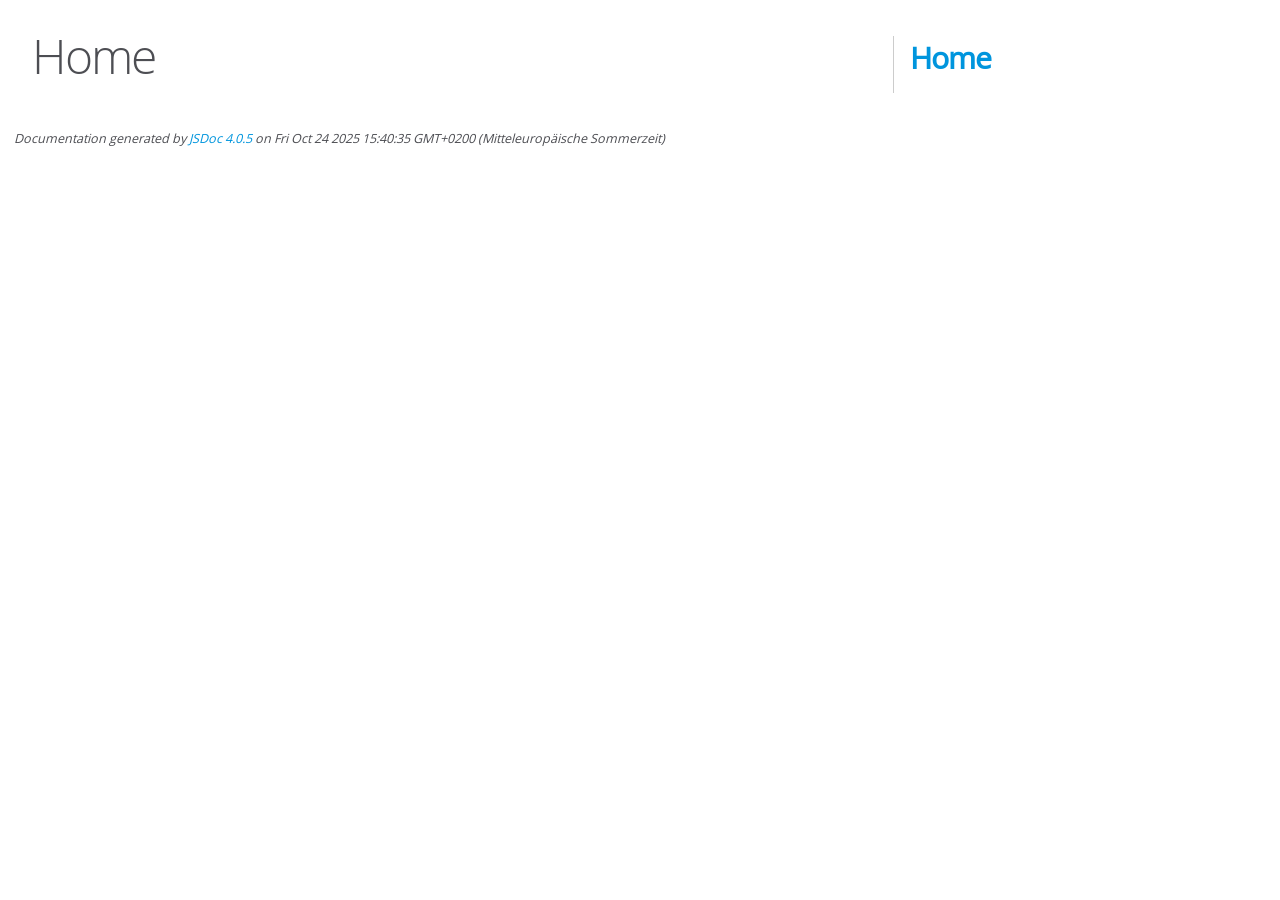
<file: out/index.html>
<!DOCTYPE html>
<html lang="en">
<head>
    <meta charset="utf-8">
    <title>JSDoc: Home</title>

    <script src="scripts/prettify/prettify.js"> </script>
    <script src="scripts/prettify/lang-css.js"> </script>

    <link type="text/css" rel="stylesheet" href="styles/prettify-tomorrow.css">
    <link type="text/css" rel="stylesheet" href="styles/jsdoc-default.css">
</head>

<body>

<div id="main">

    <h1 class="page-title">Home</h1>

    <h3> </h3>

</div>

<nav>
    <h2><a href="index.html">Home</a></h2>
</nav>

<br class="clear">

<footer>
    Documentation generated by <a href="https://github.com/jsdoc/jsdoc">JSDoc 4.0.5</a> on Fri Oct 24 2025 15:40:35 GMT+0200 (Mitteleuropäische Sommerzeit)
</footer>

<script> prettyPrint(); </script>
<script src="scripts/linenumber.js"> </script>
</body>
</html>
</file>
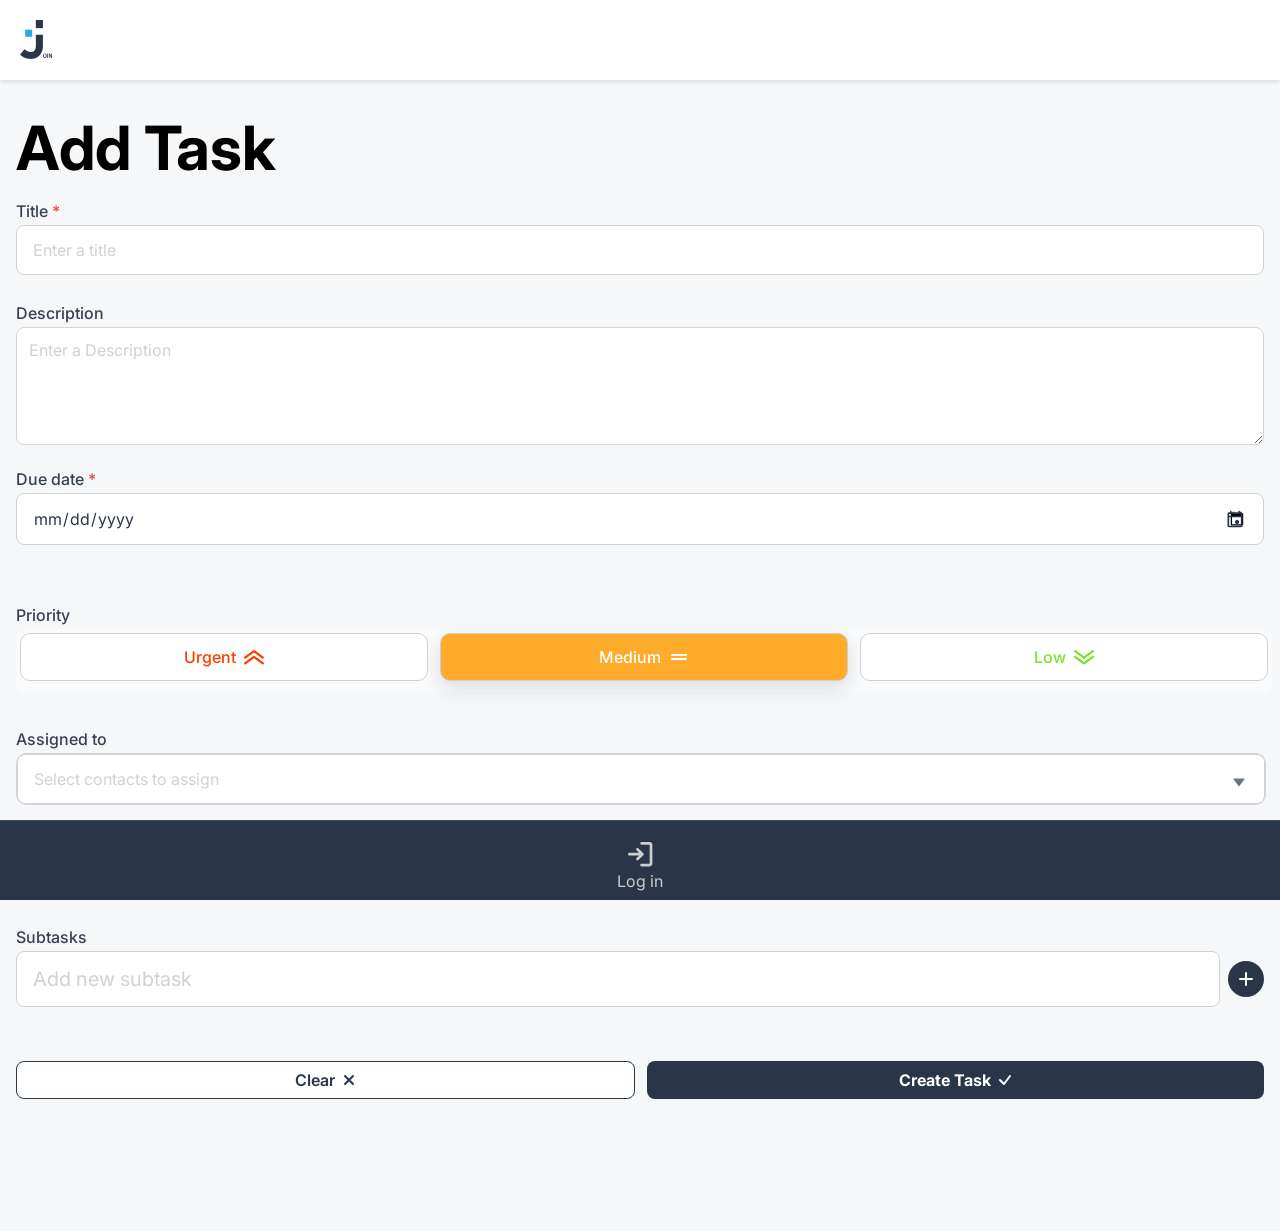
<file: add_task.html>
<!DOCTYPE html>
<html lang="en">
  <head>
    <meta charset="UTF-8" />
    <meta name="viewport" content="width=device-width, initial-scale=1.0" />
    <link
      rel="icon"
      href="img/logo/Logo for Favicon construction.svg"
      type="image/svg+xml" />
    <title>Add Task • Join</title>

    <link rel="stylesheet" href="css/style.css" />
    <link rel="stylesheet" href="css/header.css" />
    <link rel="stylesheet" href="css/sidebar.css" />
    <link rel="stylesheet" href="css/fonts.css" />
    <link rel="stylesheet" href="css/board.css" />
    <link rel="stylesheet" href="css/overlay_add_task.css" />
    <link rel="stylesheet" href="css/overlay_task_card.css" />
  </head>

  <body onload="loadScripts();">
    <nav header-html="./templates/header.html"></nav>
    <aside class="sidebar" sidebar-html="./templates/sidebar.html"></aside>

    <main class="task-form-container">
      <h1 class="task-form__title">Add Task</h1>

      <form class="task-form" id="taskForm" novalidate>

        <input type="hidden" name="status" id="taskStatus" value="todo" />

        <div class="task-form__layout">

          <div class="task-form__column-left">
            <div class="form-group">
              <label class="form-group__label" for="title">
                Title <span class="form-group__required">*</span>
              </label>
              <input
                type="text"
                id="title"
                name="title"
                class="form-group__input"
                placeholder="Enter a title"
                required />
              <span class="form-group__error" id="titleError"></span>
            </div>

            <div class="form-group">
              <label class="form-group__label" for="description">Description</label>
              <textarea
                id="description"
                name="description"
                class="form-group__textarea"
                placeholder="Enter a Description"
                rows="4"></textarea>
            </div>

            <div class="form-group">
              <label class="form-group__label" for="dueDate">
                Due date <span class="form-group__required">*</span>
              </label>
              <div class="form-group__date-wrapper">
                <input
                  type="date"
                  id="dueDate"
                  name="dueDate"
                  class="form-group__input form-group__input--date"
                  placeholder="dd/mm/yyyy" />
                <img src="./img/icons/event.svg" alt="date" class="date-icon" />
              </div>
              <span class="form-group__error" id="dueDateError"></span>
            </div>
          </div>

          <div class="vertical-divider" aria-hidden="true"></div>

          <div class="task-form__column-right">

            <div class="form-group">
              <label class="form-group__label">Priority</label>
              <div class="priority-buttons">
                <button
                  type="button"
                  class="priority-buttons__button priority-buttons__button--urgent"
                  data-priority="Urgent">
                  Urgent
                  <svg width="20" height="15" viewBox="0 0 20 15" xmlns="http://www.w3.org/2000/svg">
                    <path d="M18.9043 14.5096C18.6696 14.51 18.4411 14.4351 18.2522 14.2961L10.0001 8.21288L1.74809 14.2961C1.63224 14.3816 1.50066 14.4435 1.36086 14.4783C1.22106 14.513 1.07577 14.5199 0.933305 14.4986C0.790837 14.4772 0.653973 14.428 0.530528 14.3538C0.407083 14.2796 0.299474 14.1818 0.213845 14.0661C0.128216 13.9503 0.0662437 13.8188 0.0314671 13.6791C-0.00330956 13.5394 -0.0102098 13.3943 0.0111604 13.2519C0.0543195 12.9644 0.21001 12.7058 0.443982 12.533L9.34809 5.96249C9.53679 5.8229 9.76536 5.74756 10.0001 5.74756C10.2349 5.74756 10.4635 5.8229 10.6522 5.96249L19.5563 12.533C19.7422 12.6699 19.8801 12.862 19.9503 13.0819C20.0204 13.3018 20.0193 13.5382 19.9469 13.7573C19.8746 13.9765 19.7349 14.1673 19.5476 14.3024C19.3604 14.4375 19.1352 14.51 18.9043 14.5096Z" fill="currentColor"/>
                    <path d="M18.9043 8.76057C18.6696 8.76097 18.4411 8.68612 18.2522 8.54702L10.0002 2.46386L1.7481 8.54702C1.51412 8.71983 1.22104 8.79269 0.93331 8.74956C0.645583 8.70643 0.386785 8.55086 0.213849 8.31706C0.0409137 8.08326 -0.0319941 7.79039 0.011165 7.50288C0.054324 7.21536 0.210015 6.95676 0.443986 6.78395L9.3481 0.213471C9.5368 0.0738799 9.76537 -0.00146484 10.0002 -0.00146484C10.2349 -0.00146484 10.4635 0.0738799 10.6522 0.213471L19.5563 6.78395C19.7422 6.92087 19.8801 7.11298 19.9503 7.33286C20.0204 7.55274 20.0193 7.78914 19.947 8.00832C19.8746 8.22751 19.7349 8.41826 19.5476 8.55335C19.3604 8.68844 19.1352 8.76096 18.9043 8.76057Z" fill="currentColor"/>
                  </svg>
                </button>

                <button
                  type="button"
                  class="priority-buttons__button priority-buttons__button--medium priority-buttons__button--active"
                  data-priority="Medium">
                  Medium
                  <svg width="20" height="12" viewBox="0 0 20 12" xmlns="http://www.w3.org/2000/svg">
                    <rect x="2" y="3" width="16" height="2" rx="1" fill="currentColor"/>
                    <rect x="2" y="7" width="16" height="2" rx="1" fill="currentColor"/>
                  </svg>
                </button>

                <button
                  type="button"
                  class="priority-buttons__button priority-buttons__button--low"
                  data-priority="Low">
                  Low
                  <svg width="20" height="15" viewBox="0 0 20 15" xmlns="http://www.w3.org/2000/svg">
                    <path d="M10 8.76077C9.7654 8.76118 9.53687 8.68634 9.34802 8.54726L0.444913 1.97752C0.329075 1.89197 0.231235 1.78445 0.15698 1.66111C0.0827245 1.53777 0.033508 1.40102 0.0121402 1.25868C-0.031014 0.971193 0.0418855 0.678356 0.214802 0.444584C0.387718 0.210811 0.646486 0.0552534 0.934181 0.0121312C1.22188 -0.0309911 1.51493 0.0418545 1.74888 0.214643L10 6.29712L18.2511 0.214643C18.367 0.129087 18.4985 0.0671675 18.6383 0.0324205C18.7781 -0.00232646 18.9234 -0.00922079 19.0658 0.0121312C19.2083 0.0334832 19.3451 0.0826633 19.4685 0.156864C19.592 0.231064 19.6996 0.328831 19.7852 0.444584C19.8708 0.560336 19.9328 0.691806 19.9676 0.831488C20.0023 0.97117 20.0092 1.11633 19.9879 1.25868C19.9665 1.40102 19.9173 1.53777 19.843 1.66111C19.7688 1.78445 19.6709 1.89197 19.5551 1.97752L10.652 8.54726C10.4631 8.68634 10.2346 8.76118 10 8.76077Z" fill="currentColor"/>
                    <path d="M10 14.5093C9.7654 14.5097 9.53687 14.4349 9.34802 14.2958L0.444913 7.72606C0.210967 7.55327 0.0552944 7.29469 0.0121402 7.00721C-0.031014 6.71973 0.0418855 6.42689 0.214802 6.19312C0.387718 5.95935 0.646486 5.80379 0.934181 5.76067C1.22188 5.71754 1.51493 5.79039 1.74888 5.96318L10 12.0457L18.2511 5.96318C18.4851 5.79039 18.7781 5.71754 19.0658 5.76067C19.3535 5.80379 19.6123 5.95935 19.7852 6.19312C19.9581 6.42689 20.031 6.71973 19.9879 7.00721C19.9447 7.29469 19.789 7.55327 19.5551 7.72606L10.652 14.2958C10.4631 14.4349 10.2346 14.5097 10 14.5093Z" fill="currentColor"/>
                  </svg>
                </button>
              </div>
            </div>

            <div class="form-group">
              <label class="form-group__label" for="assignedToInput">Assigned to</label>
                <div class="assigned-to-wrapper">
                <input
                  type="text"
                  id="assignedToInput"
                  class="form-group__input assigned-to-input"
                  placeholder="Select contacts to assign"
                  autocomplete="off" />
                <span class="assigned-to-toggle" aria-hidden="true"></span>
                <div class="assigned-to-dropdown" id="assignedToDropdown">
                  <ul id="assignedToList"></ul>
                </div>
                <div class="assigned-to-selected" id="assignedToSelected"></div>
              </div>
            </div>

            <div class="form-group">
              <label class="form-group__label" for="category">
                Category <span class="form-group__required">*</span>
              </label>
              <div class="category-wrapper">
                <select id="category" name="category" class="form-group__select" required>
                  <option value="">Select task category</option>
                  <option value="Technical Tasks">Technical Tasks</option>
                  <option value="User Story">User Story</option>
                </select>
                <span class="category-toggle" aria-hidden="true"></span>
              </div>
              <span class="form-group__error" id="categoryError"></span>
            </div>

            <div class="form-group">
              <label class="form-group__label" for="subtaskInput">Subtasks</label>
              <div class="subtask-input">
                <input
                  type="text"
                  id="subtaskInput"
                  class="subtask-input__field"
                  placeholder="Add new subtask" />
                <button type="button" class="subtask-input__button" id="addSubtaskBtn">
                  <svg width="16" height="16" viewBox="0 0 16 16">
                    <path d="M8 2v12M2 8h12" stroke="currentColor" stroke-width="2" stroke-linecap="round"/>
                  </svg>
                </button>
              </div>
              <ul class="subtask-list" id="subtaskList"></ul>
            </div>

            <div class="task-form__column-right-actions">
              <button
                type="button"
                class="form-actions__button form-actions__button--clear"
                id="clearBtn">
                Clear
                <svg class="form-actions__icon" width="16" height="16" viewBox="0 0 16 16">
                  <path d="M4 4L12 12M12 4L4 12" stroke="currentColor" stroke-width="2" stroke-linecap="round"/>
                </svg>
              </button>

              <button
                type="submit"
                class="form-actions__button form-actions__button--submit"
                id="submitBtn">
                Create Task
                <svg class="form-actions__icon" width="16" height="16" viewBox="0 0 16 16">
                  <path d="M3 8L7 12L13 4" stroke="currentColor" stroke-width="2" fill="none" stroke-linecap="round" stroke-linejoin="round"/>
                </svg>
              </button>
            </div>
          </div>
        </div>
      </form>

      <div class="success-message hidden" id="successMessage">
        <svg width="20" height="20" viewBox="0 0 20 20">
          <circle cx="10" cy="10" r="9" fill="#4CAF50" />
          <path d="M5 10L8 13L15 6" stroke="white" stroke-width="2" fill="none" stroke-linecap="round" stroke-linejoin="round" />
        </svg>
        Task created successfully!
      </div>

<div id="notificationContainer" aria-live="polite" aria-atomic="true" class="notification-container"></div>

    </main>

    <script src="scripts/templates.js"></script>
    <script src="scripts/tasks_API.js"></script>
    <script src="scripts/task_logic.js"></script>
    <script src="scripts/task_tamplates.js"></script>
    <script src="scripts/task_templates_detail.js"></script>
    <script src="scripts/task_validation.js"></script>
    <script src="scripts/task_priority.js"></script>
    <script src="scripts/task_subtasks.js"></script>
    <script src="scripts/task_assignees.js"></script>
    <script src="scripts/task_form.js"></script>
    <script src="scripts/board.js"></script>
    <script src="scripts/headerUser.js"></script>
  </body>
</html>
</file>
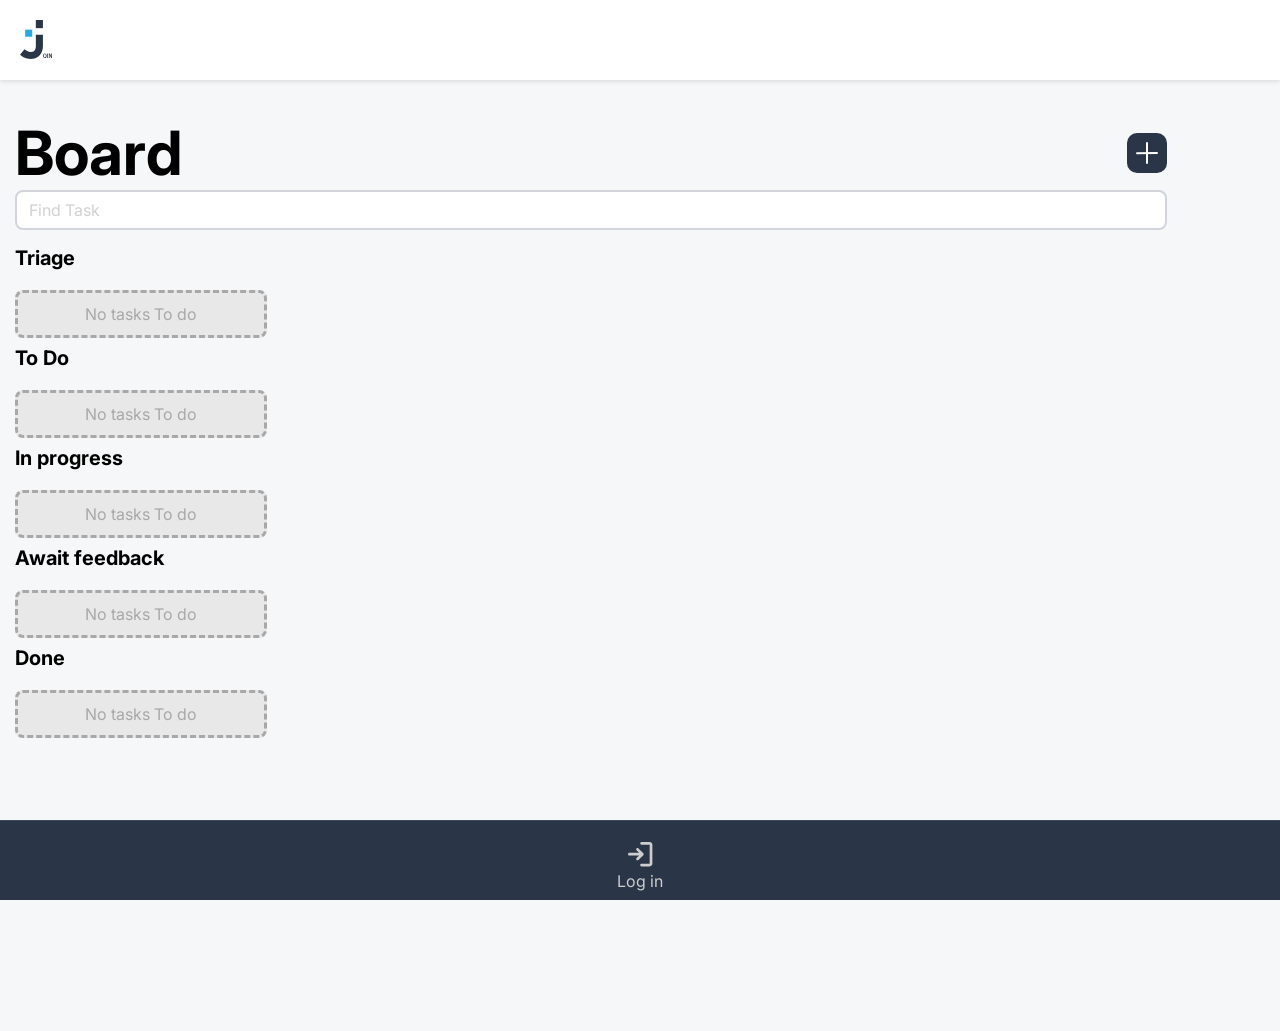
<file: board.html>
<!DOCTYPE html>
<html lang="en">
  <head>
    <meta charset="UTF-8" />
    <meta name="viewport" content="width=device-width, initial-scale=1.0" />
    <link
      rel="icon"
      href="img/logo/Logo for Favicon construction.svg"
      type="image/svg+xml" />
    <title>Board • Join</title>

    <link rel="stylesheet" href="css/style.css" />
    <link rel="stylesheet" href="css/header.css" />
    <link rel="stylesheet" href="css/sidebar.css" />
    <link rel="stylesheet" href="css/fonts.css" />
    <link rel="stylesheet" href="css/board.css" />
    <link rel="stylesheet" href="css/overlay_add_task.css" />
    <link rel="stylesheet" href="css/overlay_task_card.css" />
  </head>

  <body>
    <nav header-html="./templates/header.html"></nav>
    <aside sidebar-html="./templates/sidebar.html"></aside>

    <main class="board-container">
      <div class="board-header">
        <h1>Board</h1>

        <img
          class="add-btn-mobile js-add-task-trigger"
          data-status="triage"
          src="./img/buttons/plus add task mobile.svg"
          alt="Add Task" />

        <div class="serch-add-task-button">
          <input
            id="boardSearch"
            type="text"
            placeholder="Find Task"
            aria-label="Search tasks" />
          <button
            class="add-btn-desk js-add-task-trigger"
            data-status="triage"
            aria-label="Add new task">
            Add task +
          </button>
        </div>
      </div>

      <div class="tasks-columns">

        <div class="task-column" id="columnTriage" data-status="triage">
          <div class="task-header">
            <span>Triage</span>
          </div>
          <div class="task-cards" id="triage-tasks"></div>
        </div>

        <div class="task-column" id="columnToDo" data-status="todo">
          <div class="task-header">
            <span>To Do</span>
          </div>
          <div class="task-cards" id="to-do-tasks"></div>
        </div>

        <div class="task-column" id="columnInProgress" data-status="inprogress">
          <div class="task-header">
            <span>In progress</span>
          </div>
          <div class="task-cards" id="in-progress-tasks"></div>
        </div>

        <div
          class="task-column"
          id="columnAwaitFeedback"
          data-status="await_feedback">
          <div class="task-header">
            <span>Await feedback</span>
          </div>
          <div class="task-cards" id="await-feedback-tasks"></div>
        </div>

        <div class="task-column" id="columnDone" data-status="done">
          <div class="task-header">
            <span>Done</span>
          </div>
          <div class="task-cards" id="done-tasks"></div>
        </div>
      </div>
    </main>

    <overlay-modal class="overlay-modal">
      <div class="modal-content">
        <div class="overlay-header">
          <h1>Add Task</h1>

          <span data-overlay-close>X</span>
        </div>

        <form class="task-form" id="taskForm" novalidate>

          <input type="hidden" name="status" id="taskStatus" value="todo" />

          <div class="task-form__layout">

            <div class="task-form__column-left">

              <div class="form-group">
                <label class="form-group__label" for="title">
                  Title <span class="form-group__required">*</span>
                </label>
                <input
                  type="text"
                  id="title"
                  name="title"
                  class="form-group__input"
                  placeholder="Enter a title" />
                <span class="form-group__error" id="titleError"></span>
              </div>

              <div class="form-group">
                <label class="form-group__label" for="description">
                  Description
                </label>
                <textarea
                  id="description"
                  name="description"
                  class="form-group__textarea"
                  placeholder="Enter a Description"
                  rows="4"></textarea>
              </div>

              <div class="form-group">
                <label class="form-group__label" for="dueDate">
                  Due date <span class="form-group__required">*</span>
                </label>
                <div class="form-group__date-wrapper">
                  <input
                    type="date"
                    id="dueDate"
                    name="dueDate"
                    class="form-group__input form-group__input--date"
                    placeholder="dd/mm/yyyy" />
                  <img
                    src="./img/icons/event.svg"
                    alt="date"
                    class="date-icon" />
                </div>
                <span class="form-group__error" id="dueDateError"></span>
              </div>
            </div>

            <div class="vertical-divider" aria-hidden="true"></div>

            <div class="task-form__column-right">

              <div class="form-group">
                <label class="form-group__label">Priority</label>
                <div class="priority-buttons">
                  <button
                    type="button"
                    class="priority-buttons__button priority-buttons__button--urgent"
                    data-priority="Urgent">
                    Urgent
                    <svg
                      width="20"
                      height="15"
                      viewBox="0 0 20 15"
                      xmlns="http://www.w3.org/2000/svg"
                      aria-hidden="true"
                      focusable="false">
                      <path
                        d="M18.9043 14.5096C18.6696 14.51 18.4411 14.4351 18.2522 14.2961L10.0001 8.21288L1.74809 14.2961C1.63224 14.3816 1.50066 14.4435 1.36086 14.4783C1.22106 14.513 1.07577 14.5199 0.933305 14.4986C0.790837 14.4772 0.653973 14.428 0.530528 14.3538C0.407083 14.2796 0.299474 14.1818 0.213845 14.0661C0.128216 13.9503 0.0662437 13.8188 0.0314671 13.6791C-0.00330956 13.5394 -0.0102098 13.3943 0.0111604 13.2519C0.0543195 12.9644 0.21001 12.7058 0.443982 12.533L9.34809 5.96249C9.53679 5.8229 9.76536 5.74756 10.0001 5.74756C10.2349 5.74756 10.4635 5.8229 10.6522 5.96249L19.5563 12.533C19.7422 12.6699 19.8801 12.862 19.9503 13.0819C20.0204 13.3018 20.0193 13.5382 19.9469 13.7573C19.8746 13.9765 19.7349 14.1673 19.5476 14.3024C19.3604 14.4375 19.1352 14.51 18.9043 14.5096Z"
                        fill="currentColor" />
                      <path
                        d="M18.9043 8.76057C18.6696 8.76097 18.4411 8.68612 18.2522 8.54702L10.0002 2.46386L1.7481 8.54702C1.51412 8.71983 1.22104 8.79269 0.93331 8.74956C0.645583 8.70643 0.386785 8.55086 0.213849 8.31706C0.0409137 8.08326 -0.0319941 7.79039 0.011165 7.50288C0.054324 7.21536 0.210015 6.95676 0.443986 6.78395L9.3481 0.213471C9.5368 0.0738799 9.76537 -0.00146484 10.0002 -0.00146484C10.2349 -0.00146484 10.4635 0.0738799 10.6522 0.213471L19.5563 6.78395C19.7422 6.92087 19.8801 7.11298 19.9503 7.33286C20.0204 7.55274 20.0193 7.78914 19.947 8.00832C19.8746 8.22751 19.7349 8.41826 19.5476 8.55335C19.3604 8.68844 19.1352 8.76096 18.9043 8.76057Z"
                        fill="currentColor" />
                    </svg>
                  </button>

                  <button
                    type="button"
                    class="priority-buttons__button priority-buttons__button--medium priority-buttons__button--active"
                    data-priority="Medium">
                    Medium
                    <svg
                      width="20"
                      height="12"
                      viewBox="0 0 20 12"
                      xmlns="http://www.w3.org/2000/svg"
                      aria-hidden="true"
                      focusable="false">
                      <rect
                        x="2"
                        y="3"
                        width="16"
                        height="2"
                        rx="1"
                        fill="currentColor" />
                      <rect
                        x="2"
                        y="7"
                        width="16"
                        height="2"
                        rx="1"
                        fill="currentColor" />
                    </svg>
                  </button>

                  <button
                    type="button"
                    class="priority-buttons__button priority-buttons__button--low"
                    data-priority="Low">
                    Low
                    <svg
                      width="20"
                      height="15"
                      viewBox="0 0 20 15"
                      xmlns="http://www.w3.org/2000/svg"
                      aria-hidden="true"
                      focusable="false">
                      <path
                        d="M10 8.76077C9.7654 8.76118 9.53687 8.68634 9.34802 8.54726L0.444913 1.97752C0.329075 1.89197 0.231235 1.78445 0.15698 1.66111C0.0827245 1.53777 0.033508 1.40102 0.0121402 1.25868C-0.031014 0.971193 0.0418855 0.678356 0.214802 0.444584C0.387718 0.210811 0.646486 0.0552534 0.934181 0.0121312C1.22188 -0.0309911 1.51493 0.0418545 1.74888 0.214643L10 6.29712L18.2511 0.214643C18.367 0.129087 18.4985 0.0671675 18.6383 0.0324205C18.7781 -0.00232646 18.9234 -0.00922079 19.0658 0.0121312C19.2083 0.0334832 19.3451 0.0826633 19.4685 0.156864C19.592 0.231064 19.6996 0.328831 19.7852 0.444584C19.8708 0.560336 19.9328 0.691806 19.9676 0.831488C20.0023 0.97117 20.0092 1.11633 19.9879 1.25868C19.9665 1.40102 19.9173 1.53777 19.843 1.66111C19.7688 1.78445 19.6709 1.89197 19.5551 1.97752L10.652 8.54726C10.4631 8.68634 10.2346 8.76118 10 8.76077Z"
                        fill="currentColor" />
                      <path
                        d="M10 14.5093C9.7654 14.5097 9.53687 14.4349 9.34802 14.2958L0.444913 7.72606C0.210967 7.55327 0.0552944 7.29469 0.0121402 7.00721C-0.031014 6.71973 0.0418855 6.42689 0.214802 6.19312C0.387718 5.95935 0.646486 5.80379 0.934181 5.76067C1.22188 5.71754 1.51493 5.79039 1.74888 5.96318L10 12.0457L18.2511 5.96318C18.4851 5.79039 18.7781 5.71754 19.0658 5.76067C19.3535 5.80379 19.6123 5.95935 19.7852 6.19312C19.9581 6.42689 20.031 6.71973 19.9879 7.00721C19.9447 7.29469 19.789 7.55327 19.5551 7.72606L10.652 14.2958C10.4631 14.4349 10.2346 14.5097 10 14.5093Z"
                        fill="currentColor" />
                    </svg>
                  </button>
                </div>
              </div>

              <div class="form-group">
                <label class="form-group__label" for="assignedToInput">
                  Assigned to
                </label>
                <div class="assigned-to-wrapper">
                  <input
                    type="text"
                    id="assignedToInput"
                    class="form-group__input assigned-to-input"
                    placeholder="Select contacts to assign"
                    autocomplete="off" />
                  <span class="assigned-to-toggle" aria-hidden="true"></span>
                  <div class="assigned-to-dropdown" id="assignedToDropdown">
                    <ul id="assignedToList"></ul>
                  </div>
                  <div class="assigned-to-selected" id="assignedToSelected"></div>
                </div>
              </div>

              <div class="form-group">
                <label class="form-group__label" for="category">
                  Category <span class="form-group__required">*</span>
                </label>
                <div class="category-wrapper">
                  <select
                    id="category"
                    name="category"
                    class="form-group__select">
                    <option value="">Select task category</option>
                    <option value="Technical Tasks">Technical Tasks</option>
                    <option value="User Story">User Story</option>
                  </select>
                  <span class="category-toggle" aria-hidden="true"></span>
                </div>
                <span class="form-group__error" id="categoryError"></span>
              </div>

              <div class="form-group">
                <label class="form-group__label" for="subtaskInput">
                  Subtasks
                </label>
                <div class="subtask-input">
                  <input
                    type="text"
                    id="subtaskInput"
                    class="subtask-input__field"
                    placeholder="Add new subtask" />
                  <button
                    type="button"
                    class="subtask-input__button"
                    id="addSubtaskBtn">
                    <svg width="16" height="16" viewBox="0 0 16 16">
                      <path
                        d="M8 2v12M2 8h12"
                        stroke="currentColor"
                        stroke-width="2"
                        stroke-linecap="round" />
                    </svg>
                  </button>
                </div>
                <ul class="subtask-list" id="subtaskList"></ul>
              </div>

              <div class="task-form__column-right-actions">
                <button
                  type="button"
                  class="form-actions__button form-actions__button--clear"
                  id="clearBtn">
                  Clear
                  <svg class="form-actions__icon" width="16" height="16" viewBox="0 0 16 16">
                    <path d="M4 4L12 12M12 4L4 12" stroke="currentColor" stroke-width="2" stroke-linecap="round"/>
                  </svg>
                </button>

                <button
                  type="submit"
                  class="form-actions__button form-actions__button--submit"
                  id="submitBtn">
                  Create Task
                  <svg class="form-actions__icon" width="16" height="16" viewBox="0 0 16 16">
                    <path d="M3 8L7 12L13 4" stroke="currentColor" stroke-width="2" fill="none" stroke-linecap="round" stroke-linejoin="round"/>
                  </svg>
                </button>
              </div>
            </div>
          </div>
        </form>

        <div class="success-message" id="successMessage">
          <svg width="20" height="20" viewBox="0 0 20 20">
            <circle cx="10" cy="10" r="9" fill="#4CAF50" />
            <path
              d="M5 10L8 13L15 6"
              stroke="white"
              stroke-width="2"
              fill="none"
              stroke-linecap="round"
              stroke-linejoin="round" />
          </svg>
          Task created successfully!
        </div>
      </div>
    </overlay-modal>

    <overlay-task-card class="overlay-task-card">
      <div class="task-card-content" id="taskCardContent"></div>
    </overlay-task-card>
<div id="notificationContainer" aria-live="polite" aria-atomic="true" class="notification-container"></div>
    <script src="scripts/templates.js"></script>
    <script src="scripts/tasks_API.js"></script>
    <script src="scripts/task_logic.js"></script>
    <script src="scripts/task_tamplates.js"></script>
    <script src="scripts/task_templates_detail.js"></script>
    <script src="scripts/task_validation.js"></script>
    <script src="scripts/task_priority.js"></script>
    <script src="scripts/task_subtasks.js"></script>
    <script src="scripts/task_assignees.js"></script>
    <script src="scripts/task_form.js"></script>
    <script src="scripts/overlay_add_task.js"></script>
    <script src="scripts/board_overlay.js"></script>
    <script src="scripts/board.js"></script>
    <script src="scripts/headerUser.js"></script>
  </body>
</html>
</file>
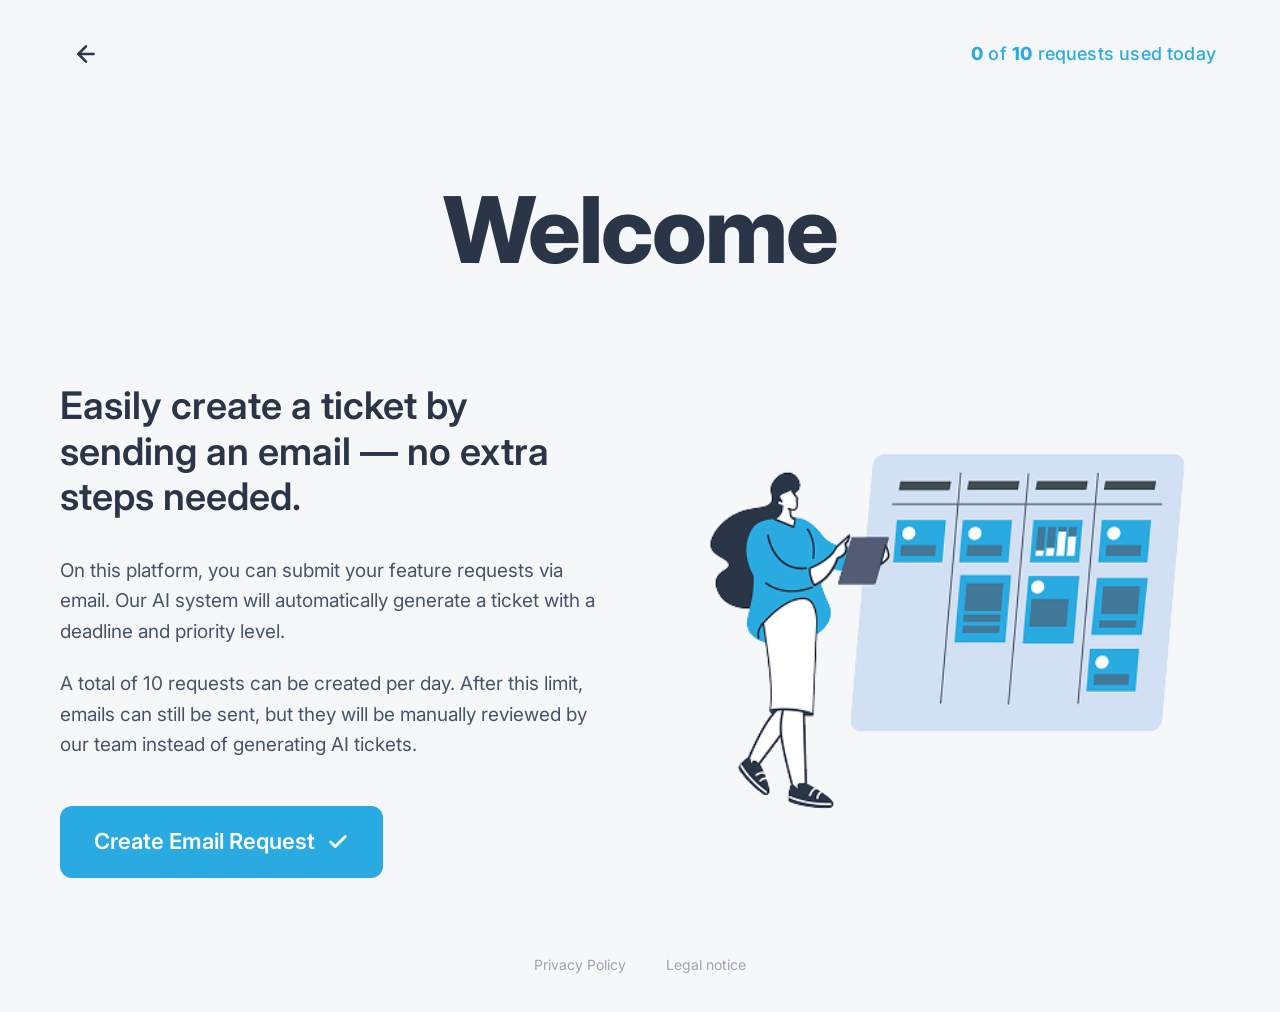
<file: landing.html>
<!DOCTYPE html>
<html lang="en">
  <head>
    <meta charset="UTF-8" />
    <meta name="viewport" content="width=device-width, initial-scale=1.0" />
    <title>Join · Create an Email Request</title>
    <meta
      name="description"
      content="Submit your feature requests via email. Our AI system automatically generates a ticket with a deadline and priority level." />

    <link rel="stylesheet" href="css/fonts.css" />
    <link rel="stylesheet" href="css/landing.css" />
    <link rel="icon" href="img/logo/join_logo_black.svg" type="image/svg+xml" />
  </head>

  <body>
    <header class="landing-top">
      <a class="back-link" href="index.html" aria-label="Back to start">
        <svg viewBox="0 0 24 24" fill="none" stroke="currentColor"
          stroke-width="2.4" stroke-linecap="round" stroke-linejoin="round">
          <path d="M19 12H5" />
          <path d="m12 19-7-7 7-7" />
        </svg>
      </a>

      <p class="counter" aria-live="polite">
        <strong id="requests-used">0</strong>
        <span class="counter__label">of</span>
        <strong id="requests-limit">10</strong>
        <span class="counter__label">requests used today</span>
      </p>
    </header>

    <main class="landing-main">
      <h1 class="landing-title">Welcome</h1>

      <div class="landing-grid">
        <section class="landing-copy">
          <h2 class="landing-copy__headline">
            Easily create a ticket by sending an email — no extra steps needed.
          </h2>

          <p class="landing-copy__text">
            On this platform, you can submit your feature requests via email.
            Our AI system will automatically generate a ticket with a deadline
            and priority level.
          </p>

          <p class="landing-copy__text">
            A total of 10 requests can be created per day. After this limit,
            emails can still be sent, but they will be manually reviewed by our
            team instead of generating AI tickets.
          </p>

          <a
            class="cta-button"
            href="mailto:join@bajo-dev.ch?subject=Feature%20Request">
            Create Email Request
            <svg viewBox="0 0 24 24" fill="none" stroke="currentColor"
              stroke-width="3" stroke-linecap="round" stroke-linejoin="round"
              aria-hidden="true">
              <path d="M20 6 9 17l-5-5" />
            </svg>
          </a>
        </section>

        <div class="landing-illustration">
          <img src="img/icons/Rectangle 11.png"
            alt="A team member organising tickets on a Kanban board" />
        </div>
      </div>
    </main>

    <footer class="landing-footer">
      <a href="privacypolicy.html">Privacy Policy</a>
      <a href="legal-notice.html">Legal notice</a>
    </footer>
  <script src="scripts/landing.js"></script>

  </body>
</html>
</file>
<file: out/styles/prettify-tomorrow.css>
.pln {
  color: #4d4d4c; }

@media screen {

  .str {
    color: #718c00; }

  .kwd {
    color: #8959a8; }

  .com {
    color: #8e908c; }

  .typ {
    color: #4271ae; }

  .lit {
    color: #f5871f; }

  .pun {
    color: #4d4d4c; }

  .opn {
    color: #4d4d4c; }

  .clo {
    color: #4d4d4c; }

  .tag {
    color: #c82829; }

  .atn {
    color: #f5871f; }

  .atv {
    color: #3e999f; }

  .dec {
    color: #f5871f; }

  .var {
    color: #c82829; }

  .fun {
    color: #4271ae; } }

@media print, projection {
  .str {
    color: #060; }

  .kwd {
    color: #006;
    font-weight: bold; }

  .com {
    color: #600;
    font-style: italic; }

  .typ {
    color: #404;
    font-weight: bold; }

  .lit {
    color: #044; }

  .pun, .opn, .clo {
    color: #440; }

  .tag {
    color: #006;
    font-weight: bold; }

  .atn {
    color: #404; }

  .atv {
    color: #060; } }

ol.linenums {
  margin-top: 0;
  margin-bottom: 0; }

li.L0,
li.L1,
li.L2,
li.L3,
li.L4,
li.L5,
li.L6,
li.L7,
li.L8,
li.L9 {
   }

li.L1,
li.L3,
li.L5,
li.L7,
li.L9 {
   }
</file>
<file: out/styles/jsdoc-default.css>
@font-face {
    font-family: 'Open Sans';
    font-weight: normal;
    font-style: normal;
    src: url('../fonts/OpenSans-Regular-webfont.eot');
    src:
        local('Open Sans'),
        local('OpenSans'),
        url('../fonts/OpenSans-Regular-webfont.eot?#iefix') format('embedded-opentype'),
        url('../fonts/OpenSans-Regular-webfont.woff') format('woff'),
        url('../fonts/OpenSans-Regular-webfont.svg#open_sansregular') format('svg');
}

@font-face {
    font-family: 'Open Sans Light';
    font-weight: normal;
    font-style: normal;
    src: url('../fonts/OpenSans-Light-webfont.eot');
    src:
        local('Open Sans Light'),
        local('OpenSans Light'),
        url('../fonts/OpenSans-Light-webfont.eot?#iefix') format('embedded-opentype'),
        url('../fonts/OpenSans-Light-webfont.woff') format('woff'),
        url('../fonts/OpenSans-Light-webfont.svg#open_sanslight') format('svg');
}

html
{
    overflow: auto;
    background-color: #fff;
    font-size: 14px;
}

body
{
    font-family: 'Open Sans', sans-serif;
    line-height: 1.5;
    color: #4d4e53;
    background-color: white;
}

a, a:visited, a:active {
    color: #0095dd;
    text-decoration: none;
}

a:hover {
    text-decoration: underline;
}

header
{
    display: block;
    padding: 0px 4px;
}

tt, code, kbd, samp {
    font-family: Consolas, Monaco, 'Andale Mono', monospace;
}

.class-description {
    font-size: 130%;
    line-height: 140%;
    margin-bottom: 1em;
    margin-top: 1em;
}

.class-description:empty {
    margin: 0;
}

#main {
    float: left;
    width: 70%;
}

article dl {
    margin-bottom: 40px;
}

article img {
  max-width: 100%;
}

section
{
    display: block;
    background-color: #fff;
    padding: 12px 24px;
    border-bottom: 1px solid #ccc;
    margin-right: 30px;
}

.variation {
    display: none;
}

.signature-attributes {
    font-size: 60%;
    color: #aaa;
    font-style: italic;
    font-weight: lighter;
}

nav
{
    display: block;
    float: right;
    margin-top: 28px;
    width: 30%;
    box-sizing: border-box;
    border-left: 1px solid #ccc;
    padding-left: 16px;
}

nav ul {
    font-family: 'Lucida Grande', 'Lucida Sans Unicode', arial, sans-serif;
    font-size: 100%;
    line-height: 17px;
    padding: 0;
    margin: 0;
    list-style-type: none;
}

nav ul a, nav ul a:visited, nav ul a:active {
    font-family: Consolas, Monaco, 'Andale Mono', monospace;
    line-height: 18px;
    color: #4D4E53;
}

nav h3 {
    margin-top: 12px;
}

nav li {
    margin-top: 6px;
}

footer {
    display: block;
    padding: 6px;
    margin-top: 12px;
    font-style: italic;
    font-size: 90%;
}

h1, h2, h3, h4 {
    font-weight: 200;
    margin: 0;
}

h1
{
    font-family: 'Open Sans Light', sans-serif;
    font-size: 48px;
    letter-spacing: -2px;
    margin: 12px 24px 20px;
}

h2, h3.subsection-title
{
    font-size: 30px;
    font-weight: 700;
    letter-spacing: -1px;
    margin-bottom: 12px;
}

h3
{
    font-size: 24px;
    letter-spacing: -0.5px;
    margin-bottom: 12px;
}

h4
{
    font-size: 18px;
    letter-spacing: -0.33px;
    margin-bottom: 12px;
    color: #4d4e53;
}

h5, .container-overview .subsection-title
{
    font-size: 120%;
    font-weight: bold;
    letter-spacing: -0.01em;
    margin: 8px 0 3px 0;
}

h6
{
    font-size: 100%;
    letter-spacing: -0.01em;
    margin: 6px 0 3px 0;
    font-style: italic;
}

table
{
    border-spacing: 0;
    border: 0;
    border-collapse: collapse;
}

td, th
{
    border: 1px solid #ddd;
    margin: 0px;
    text-align: left;
    vertical-align: top;
    padding: 4px 6px;
    display: table-cell;
}

thead tr
{
    background-color: #ddd;
    font-weight: bold;
}

th { border-right: 1px solid #aaa; }
tr > th:last-child { border-right: 1px solid #ddd; }

.ancestors, .attribs { color: #999; }
.ancestors a, .attribs a
{
    color: #999 !important;
    text-decoration: none;
}

.clear
{
    clear: both;
}

.important
{
    font-weight: bold;
    color: #950B02;
}

.yes-def {
    text-indent: -1000px;
}

.type-signature {
    color: #aaa;
}

.name, .signature {
    font-family: Consolas, Monaco, 'Andale Mono', monospace;
}

.details { margin-top: 14px; border-left: 2px solid #DDD; }
.details dt { width: 120px; float: left; padding-left: 10px;  padding-top: 6px; }
.details dd { margin-left: 70px; }
.details ul { margin: 0; }
.details ul { list-style-type: none; }
.details li { margin-left: 30px; padding-top: 6px; }
.details pre.prettyprint { margin: 0 }
.details .object-value { padding-top: 0; }

.description {
    margin-bottom: 1em;
    margin-top: 1em;
}

.code-caption
{
    font-style: italic;
    font-size: 107%;
    margin: 0;
}

.source
{
    border: 1px solid #ddd;
    width: 80%;
    overflow: auto;
}

.prettyprint.source {
    width: inherit;
}

.source code
{
    font-size: 100%;
    line-height: 18px;
    display: block;
    padding: 4px 12px;
    margin: 0;
    background-color: #fff;
    color: #4D4E53;
}

.prettyprint code span.line
{
  display: inline-block;
}

.prettyprint.linenums
{
  padding-left: 70px;
  -webkit-user-select: none;
  -moz-user-select: none;
  -ms-user-select: none;
  user-select: none;
}

.prettyprint.linenums ol
{
  padding-left: 0;
}

.prettyprint.linenums li
{
  border-left: 3px #ddd solid;
}

.prettyprint.linenums li.selected,
.prettyprint.linenums li.selected *
{
  background-color: lightyellow;
}

.prettyprint.linenums li *
{
  -webkit-user-select: text;
  -moz-user-select: text;
  -ms-user-select: text;
  user-select: text;
}

.params .name, .props .name, .name code {
    color: #4D4E53;
    font-family: Consolas, Monaco, 'Andale Mono', monospace;
    font-size: 100%;
}

.params td.description > p:first-child,
.props td.description > p:first-child
{
    margin-top: 0;
    padding-top: 0;
}

.params td.description > p:last-child,
.props td.description > p:last-child
{
    margin-bottom: 0;
    padding-bottom: 0;
}

.disabled {
    color: #454545;
}
</file>
<file: css/style.css>
* {
  margin: 0;
  padding: 0;

  -webkit-appearance: none;
  -moz-appearance: none;
  appearance: none;
  text-decoration: none;
}

input::placeholder,
textarea::placeholder {
  color: var(--placeholder-color);
  opacity: 1;
}

html {
  height: 100%;
}

body {
  margin: 0;
  display: grid;
  grid-template-rows: auto 1fr auto;
  gap: 1px;
  height: 100%;
  background: var(--bg);
  font-family: "Inter";
  font-style: normal;
  font-weight: 400;
  font-size: 16px;
  color: var(--black);
  margin: 0px;
}

:root {
  --bg: #f6f7f8;
  --panel: #ffffff;
  --ink: #2a3647;
  --muted: #6b7280;
  --border: #d1d1d1;
  --accent: #29abe2;
  --urgent: #ff3d00;
  --black: #000000;
  --shadow: 0 6px 16px rgba(0, 0, 0, 0.06);
  --placeholder-color: #d1d1d1;
  --menu: #cdcdcd;
  --email: #007cee;
}

h1 {
  font-family: "Inter";
  font-style: normal;
  font-weight: 700;
  font-size: 61px;
  color: var(--black);
  margin: 0px;
}

h2 {
  font-family: "Inter";
  font-style: normal;
  font-weight: 700;
  font-size: 27px;
  color: var(--black);
  margin: 0px;
}

h3 {
  font-family: "Inter";
  font-style: bold;
  font-weight: 700;
  font-size: 20px;
  color: var(--black);
  margin: 0px;
}

.material-icons {
  font-size: 30px;
}

.flex {
  display: flex;
}

.flex-col {
  flex-direction: column;
}

.block {
  display: block;
}

.hidden {
  display: none;
}

.gap-8 {
  gap: 8px;
}

.gap-16 {
  gap: 16px;
}

.container {
  width: 100%;
  max-width: 1020px;
  margin: 0 auto;
  padding: 0 16px;
}

input,
textarea,
select,
button {

  all: unset;
  box-sizing: border-box;

  font-family: inherit;
  font-size: inherit;
  line-height: inherit;
  color: inherit;

  display: block;
  width: 100%;
}

input[type="text"],
input[type="email"],
input[type="password"],
input[type="date"],
input[type="number"],
textarea,
select {
  font-family: "Inter", sans-serif;
  font-size: 20px;
  font-weight: 400;
  line-height: 1.5;
  color: #2a3647;
  background: #ffffff;
  border: 1px solid #d1d1d1;
  border-radius: 8px;
  padding: 12px 16px;
  transition: border-color 0.2s, box-shadow 0.2s;
}

input[type="text"]:focus,
input[type="email"]:focus,
input[type="password"]:focus,
input[type="date"]:focus,
textarea:focus,
select:focus {
  border-color: #29abe2;
  outline: none;
  box-shadow: 0 0 0 3px rgba(41, 171, 226, 0.1);
}

button {
  cursor: pointer;
  display: inline-flex;
  align-items: center;
  justify-content: center;
}
</file>
<file: css/header.css>
header {
  background-color: #fff;
  box-shadow: 0 2px 4px rgba(0, 0, 0, 0.1);
  position: fixed;
  top: 0;
  left: 0;
  right: 0;
  z-index: 100;
  width: 100%;
}

.header-content {
  background-color: #fff;
  height: 100px;
  color: #000;
  align-items: center;
  display: flex;
  justify-content: space-between;
  margin-left: 240px;
  padding-right: 40px;
  padding-left: 96px;
  max-width: 1680px;
}

.header-title {
  font-family: "Inter";
  font-style: normal;
  font-weight: 400;
  font-size: 20px;
  color: var(--black);
}

.header-logo {
  display: none;
}

.header-right {
  justify-content: flex-end;
  display: flex;
  align-items: center;
  color: #29abe2;
  gap: 20px;
}

.header-user {
  position: relative;
  display: inline-flex;
  align-items: center;
}

.header-user-round {
  width: 48px;
  height: 48px;
  border-radius: 50%;
  border: 3px solid #2a3647;
  display: flex;
  align-items: center;
  justify-content: center;
  font-size: 16px;
  font-weight: bold;
  color: #29abe2;
  box-sizing: border-box;
  background: #fff;
  font-style: center;
}

.user-menu {
  position: absolute;
  right: 0;
  top: calc(100% + 12px);
  background: var(--ink);
  color: var(--menu);
  border-radius: 18px 0px 18px 18px;
  padding: 12px 12px;
  min-width: 125px;
  box-shadow: 0 12px 30px rgba(18, 25, 36, 0.35);
  display: none;
  z-index: 40;
}

.user-menu.open {
  display: block;
}

.user-menu__link {
  display: block;
  color: var(--panel);
  text-decoration: none;
  padding: 12px 8px;
  font-size: 16px;
  border-radius: 8px;
}

.user-menu__link:hover {
  background: rgba(255, 255, 255, 0.04);
}
.nav-icon {
  width: 25px;
  height: 25px;
}

@media (max-width: 1310px) {
  header {
    position: fixed;
    top: 0;
    left: 0;
    right: 0;
    z-index: 100;
    box-shadow: 0 2px 4px rgba(0, 0, 0, 0.1);
  }
  .header-content {
    margin-left: 0px;
    display: flex;
    height: 80px;
    padding-left: 20px;
    padding-right: 20px;
  }
  .header-title {
    display: none;
  }
  .header-logo {
    display: flex;
  }
  .nav-icon-help {
    display: none;
  }
}
</file>
<file: css/sidebar.css>
.sidebar {
  position: fixed;
  left: 0;
  top: 0;
  bottom: 0;
  width: 240px;
  background: #2a3647;
  color: #fff;
  display: flex;
  flex-direction: column;
  justify-content: space-between;
  box-sizing: border-box;
  z-index: 101;
}

.sidebar-brand {
  padding: 8px 8px 20px;
  display: flex;
  justify-content: center;
}

.sidebar-logo {
  padding-top: 45px;
}

.sidebar-nav {
  display: flex;
  flex-direction: column;
  gap: 6px;
  padding-bottom: 240px;
}

.nav-item {
  display: flex;
  align-items: center;
  text-decoration: none;
  gap: 12px;
  color: #cdcdcd;
  padding: 10px 12px;
  padding-left: 60px;
  transition: background-color 0.2s ease;
}

.nav-item .material-icons {
  font-size: 18px;
  opacity: 0.9;
}

.nav-item.active {
  background: #091931;
  color: #ffffff !important;
  cursor: default;
}

.nav-item:hover {
  background: #2a3d59;
  color: #cdcdcd;
  cursor: pointer;
}

.nav-item.active:hover {
  background: #091931 !important;

  color: #ffffff !important;
}

.nav-item:not(.active):hover {
  background: #2a3d59;

  color: #cdcdcd;
  cursor: pointer;
}

.sidebar-footer {
  display: flex;
  flex-direction: column;
  gap: 12px;
  padding: 8px;
  align-items: flex-start;
  padding-left: 60px;
  padding-bottom: 48px;
}

.footer-link {
  color: #a8a8a8;
  text-decoration: none;
  font-size: 16px;
}

.footer-link:hover {
  color: #29abe2;
}

.nav-auth {
  display: none;
}

.nav-guest {
  display: flex;
  flex-direction: column;
}

.nav-item.active:hover {
  background-color: #091931 !important;
}

.nav-item.active svg,
.nav-item.active i,
.nav-item.active .material-icons {
  color: white !important;
  fill: white !important;
}

body.logged-in .nav-auth {
  display: flex;
  flex-direction: column;
}

body.logged-in .nav-guest {
  display: none;
}

body.logged-out .nav-auth {
  display: none;
}

body.logged-out .nav-guest {
  display: flex;
  flex-direction: column;
}

@media (max-width: 1310px) {
  .sidebar {
    position: fixed;
    bottom: 0;
    left: 0;
    right: 0;
    top: auto;
    width: 100%;
    height: 80px;
    display: flex;
    flex-direction: row;
    justify-content: center;
    background: #2a3647;
    border-top: 1px solid #3a4859;
    color: #fff;
    gap: 12px;
    z-index: 100;
  }

  .nav-item {
    flex-direction: column;
    text-align: center;
    gap: 4px;
    height: 70px;
    width: 70px;
    align-items: center;
    margin-top: 4px;
    padding: 6px 4px;
    border-radius: 16px;
    display: flex;
    justify-content: center;
  }

  .nav-item.active {
    width: 70px;
    height: 80px;
    align-items: center;
    justify-content: center;
    padding: 10px;
    border-radius: 16px;
  }

  .sidebar-nav {
    flex-direction: row;
    justify-content: space-around;
    width: 100%;
  }

  .sidebar-brand,
  .sidebar-footer {
    display: none;
  }

  .sidebar-logo {
    height: 40px;
  }

  main.addtask-wrap {
    margin-left: 0;
    margin-bottom: 90px;
  }

  .nav-item.active,
  .nav-item:hover {
    height: 59px;
    padding: 6px 4px;
  }
}

@media (max-width: 500px) {
  .sidebar {
    height: 85px;
  }

  .sidebar-nav {
    display: flex;
    flex-direction: row;
    flex-wrap: nowrap;
    gap: 10px;
    padding: 0 8px;
    align-items: center;
    overflow-x: hidden;
    width: 100%;
    box-sizing: border-box;
  }

  .nav-item {
    flex: 0 0 auto;
    height: 62px; 
    gap: 10px;
    display: inline-flex;
    align-items: center;
    justify-content: center; 
    border-radius: 12px;
    white-space: nowrap;
    overflow: hidden;
    text-overflow: ellipsis;
    transition: background-color 120ms ease, transform 120ms ease,
      box-shadow 120ms ease;
  }

  .nav-item .nav-icon,
  .nav-item .material-icons {
    height: 28px; 
    width: auto;
    flex: 0 0 auto;
    font-size: 22px;
  }

  .nav-item span {
    display: inline-block;
    overflow: hidden;
    text-overflow: ellipsis;
  }

  .nav-item:not(.active):hover {
    background: #2a3d59;
    transform: translateY(-2px);
    box-shadow: 0 6px 12px rgba(10, 20, 40, 0.08);
  }

  .nav-item.active {
    background: #091931;
    color: #fff;
    cursor: default;
    transform: none;
    box-shadow: none;
  }
}

@media (max-width: 380px) {
  .sidebar {
    height: 85px;
    padding: 8px 4px;
    display: flex;
    flex-direction: row;
    justify-content: center;
    align-items: center;
    background: #2a3647;
  }

  .nav-item.active,
  .nav-item:hover {
    padding: 6px 6px;
  }

  .sidebar-nav {
    display: flex;
    flex-direction: row;
    flex-wrap: nowrap;
    align-items: center;
    width: 100%;
    overflow-x: hidden;
    padding: 0 4px;
    box-sizing: border-box;
  }

  .nav-item {
    flex: 1 1 auto;
    max-width: 86px;
    height: 64px;
    padding: 4px 4px;
    display: flex;
    flex-direction: column;
    align-items: center;
    justify-content: center;
    border-radius: 10px;
    background: #2a3647;
    color: #fff;
    font-size: 16px;
    white-space: nowrap;
    overflow: hidden;
    text-overflow: ellipsis;
    gap: 2px;
    transition: background-color 120ms ease, transform 120ms ease,
      box-shadow 120ms ease;
  }

  .nav-item .nav-icon,
  .nav-item .material-icons {
    height: 22px;
    font-size: 16px;
    margin-bottom: 2px;
  }

  .nav-item:not(.active):hover {
    background: #2a3d59;
    box-shadow: 0 4px 10px rgba(10, 20, 40, 0.08);
    cursor: pointer;
  }

  .nav-item.active {
    background: #091931;
    color: #fff;
    cursor: default;
    transform: none;
    box-shadow: none;
  }
}

@media (max-width: 319px) {
  .sidebar {
    height: 80px;
    padding: 6px;
  }

  .sidebar-nav {
    gap: 6px;
    padding: 0 6px;
  }

  .nav-item {
    max-width: 60px;
    height: 60px;
    padding: 6px;
    flex-direction: column;
    gap: 4px;
  }

  .nav-item span {
    display: none !important;
  }

  .nav-item .nav-icon,
  .nav-item .material-icons {
    font-size: 24px;
    height: 26px;
    margin: 0;
  }

  .nav-item.active {
    background: #091931;
  }
}

.nav-item.active .nav-icon,
.nav-item.active .material-icons {
  filter: brightness(0) invert(1);
}
</file>
<file: css/fonts.css>
@font-face {
  font-family: "Inter";
  font-style: normal;
  font-weight: 100 900;
  font-display: swap;
  src: url("./fonts/Inter-VariableFont_opsz,wght.ttf") format("truetype");
}

@font-face {
  font-family: "Inter";
  font-style: italic;
  font-weight: 100 900;
  font-display: swap;
  src: url("./fonts/Inter-Italic-VariableFont_opsz,wght.ttf") format("truetype");
}

body,
html {
  font-family: "Inter", sans-serif;
  font-optical-sizing: auto;
}

.inter-thin {
  font-weight: 100;
}

.inter-extralight {
  font-weight: 200;
}

.inter-light {
  font-weight: 300;
}

.inter-regular {
  font-weight: 400;
}

.inter-medium {
  font-weight: 500;
}

.inter-semibold {
  font-weight: 600;
}

.inter-bold {
  font-weight: 700;
}

.inter-extrabold {
  font-weight: 800;
}

.inter-black {
  font-weight: 900;
}
</file>
<file: css/board.css>
html,
body {
  height: 100%;
}

body {
  margin: 0;
  font-family: "Inter", sans-serif;
  font-size: 16px;

  overflow: auto;
}

*::-webkit-scrollbar {
  display: none;
}

.board-container {
  max-width: 1680px;
  margin-left: 240px;
  padding: 196px 84px 32px;
  min-height: 100vh;
}

.board-header {
  top: 100px;
  height: auto;
  padding-bottom: 16px;
  display: flex;
  justify-content: space-between;
  flex-wrap: wrap;
}

.board-header h1 {
  margin-bottom: 0;
  padding-bottom: 0;
  font-size: 61px;
  font-weight: 700;
}

.serch-add-task-button {
  display: flex;
  flex-direction: row;
  gap: 1rem;
  align-items: center;
  justify-content: space-between;
  flex-wrap: wrap;
}

.board-header input {
  height: 40px;
  width: 321px;
  border: 2px solid #d1d5db;
  border-radius: 8px;
  padding-left: 1rem;
  font-size: 16px;
}

.board-header button {
  text-align: center;
  height: 48px;
  width: 160px;
  font-size: 24px;
  font-weight: 700;
  background-color: #2a3647;
  color: white;
  border: none;
  border-radius: 8px;
  cursor: pointer;
}

.add-btn-mobile {
  display: none;
}

.tasks-columns {
  flex: 1;
  overflow-y: auto;
  display: flex;
  flex-direction: row;
}

.task-column {
  display: flex;
  flex-direction: column;
  align-items: center;
  padding: 12px;
  width: 90%;
  min-width: 0;
}

.task-header {
  width: 100%;
  display: flex;
  align-items: center;
  justify-content: space-between;
  flex-direction: row;
  margin-bottom: 20px;
}

.task-header span {
  font-size: 20px;
  font-weight: 700;
}

.task-cards {
  width: 90%;
}

.card-no-task {
  width: 100%;
  height: 48px;
  background-color: rgb(232, 232, 232);
  border-radius: 8px;
  display: flex;
  align-items: center;
  justify-content: center;
  color: rgb(168, 168, 168);
  font-size: 16px;
  border-style: dashed;
}

.card-task {
  margin-bottom: 1.2rem;
  background-color: white;
  border-radius: 8px;
  padding: 15px;
  cursor: grab;
  width: 100%;
  box-sizing: border-box;
  min-width: 0;
}

.card-task:active {
  cursor: grabbing;
}

.card-header-row {
  display: flex;
  justify-content: space-between;
  gap: 8px;
  align-items: flex-start;
  align-content: flex-start;

}

.card-type {
  padding: 4px 8px;
  font-size: 16px;
  width: fit-content;
  background-color: #0038ff;
  color: white;
  font-weight: 400;
  border-radius: 8px;
  margin-bottom: 12px;
  display: flex;
  align-items: center;
  justify-content: center;
  text-align: center;
}

.card-title {
  font-size: 16px;
  font-weight: 700;
  margin-bottom: 8px;
}

.story {
  display: -webkit-box;
  -webkit-box-orient: vertical;
  overflow: hidden;
  -webkit-line-clamp: 2;
  text-overflow: ellipsis;
  font-size: 14px;
  font-weight: 400;
  color: rgb(168, 168, 168);
}

.assigned-list {
  display: flex;
  gap: 0;
  margin-top: 12px;
}

.assigned-avatar {
  width: 32px;
  height: 32px;
  border-radius: 50%;
  color: #ffffff;
  font-weight: 700;
  font-size: 14px;
  display: flex;
  align-items: center;
  justify-content: center;
  border: 2px solid #ffffff;
}

.assigned-avatar:not(:first-child) {
  margin-left: -12px;
}

.card-footer {
  margin-top: 12px;
  display: flex;
  align-items: center;
  justify-content: space-between;
}

.task-card-footer-icon {
  width: 16px;
  height: 18px;
  pointer-events: none;
}

.priority-badge {
  display: inline-flex;
  align-items: center;
  gap: 6px;
  font-weight: 600;
  line-height: 1;
}

.priority-badge svg {
  display: inline-block;
  vertical-align: middle;
}

.priority-badge--urgent {
  color: #ff3d00;
}
.priority-badge--medium {
  color: #ffab2b;
}
.priority-badge--low {
  color: #5be84a;
}

.card-footer .priority {
  display: flex;
  align-items: center;
  justify-content: flex-end;
}

.prio-icon {
  display: inline-flex;
  align-items: center;
  line-height: 1;
}
.prio-icon svg {
  display: block;
  width: 1.5rem;
  height: 2rem;
}

.subtask-progress {
  margin-top: 10px;
  display: flex;
  align-items: center;
  gap: 8px;
}

.subtask-progress__bar {
  flex: 1;
  height: 6px;
  background: #e5e7eb;
  border-radius: 999px;
  overflow: hidden;
}

.subtask-progress__bar > div {
  height: 100%;
  background: #4589ff;
}

.subtask-progress__text {
  font-size: 12px;
  color: #6b7280;
  white-space: nowrap;
  flex-shrink: 0;
}

.task-column.drag-over .task-cards {
  outline: 2px dashed #a3a3a3;
  outline-offset: -6px;
  border-radius: 8px;
  background: #fafafa;
}

.card-move-btn {
  border: none;
  background: transparent;
  padding: 4px;
  border-radius: 999px;
  cursor: pointer;
  display: flex;
  align-items: center;
  justify-content: flex-end;
}

.card-move-btn img {
  width: 24px;
  height: 24px;
  display: block;
}

@media (min-width: 1311px) {
  .card-move-btn {
    display: none;
  }

  .card-move-btn:hover {
    background: rgba(148, 163, 184, 0.18);
  }
}

.card-move-menu {
  position: absolute;
  z-index: 2000;
  display: none;
}

@media (min-width: 1311px) {
  .card-move-menu {
    display: none !important;
  }
}

.card-move-menu__inner {
  background-color: #2a3647;
  color: #ffffff;
  border-radius: 0 18px 18px 18px;
  padding: 10px 14px 12px;
  min-width: 130px;
  max-width: 160px;
  box-shadow: 0 10px 24px rgba(15, 23, 42, 0.45);
  font-family: "Inter", sans-serif;
}

.card-move-menu__title {
  font-size: 14px;
  font-weight: 600;
  margin: 0 0 6px 0;
}

.card-move-menu__options {
  display: flex;
  flex-direction: column;
  gap: 4px;
}

.card-move-menu__option {
  width: 100%;
  border: none;
  background: transparent;
  color: #ffffff;
  padding: 4px 2px;
  border-radius: 10px;
  cursor: pointer;
  display: flex;
  align-items: center;
  gap: 6px;
  font-size: 13px;
  line-height: 1.4;
}

.card-move-menu__arrow {
  width: 14px;
  text-align: center;
  font-size: 12px;
}

.card-move-menu__option:hover {
  background-color: rgba(148, 163, 184, 0.35);
}

.card-move-menu__option:disabled {
  opacity: 0.4;
  cursor: not-allowed;
}

.assigned-to-wrapper {
  position: relative;
  border: 1px solid #d1d5db;
  border-radius: 10px;
  background: white;
  display: flex;
  flex-direction: column;
  overflow: visible;
}

.assigned-to-selected {
  display: none;
  flex-direction: row;
  flex-wrap: wrap;
  gap: 12px;
  padding: 12px 16px;
  border-top: 1px solid #e5e7eb;
  background-color: #f9fafb;
  border-radius: 0 0 10px 10px;
  align-items: center;
  order: 3;
}

.assigned-to-input {
  width: 100%;
  border: none;
  padding: 14px 16px;
  font-size: 16px;
  cursor: text;
  background: none;
  outline: none;
  border-radius: 10px 10px 0 0;
  order: 1;
}

.assigned-to-wrapper .assigned-to-input {
  padding-right: 48px;
}
.assigned-to-dropdown {
  position: absolute;
  top: calc(100% + 6px);
  left: 0;
  right: 0;
  display: none;
  background: white;
  border: 1px solid #e5e7eb;
  border-radius: 8px;
  max-height: 320px;
  overflow-y: auto;
  z-index: 2200;
  box-shadow: 0 8px 24px rgba(0, 0, 0, 0.12);
}

.assigned-to-toggle {
  position: absolute;
  right: 14px;
  margin-top: 16px;
  transform: translateY(-25%);
  width: 18px;
  height: 18px;
  display: inline-block;
  pointer-events: auto;
  cursor: pointer;
  z-index: 5;
}

.assigned-to-toggle::before {
  content: '';
  display: block;
  width: 0;
  height: 0;
  margin-top: 13px;
  border-left: 6px solid transparent;
  border-right: 6px solid transparent;
  border-top: 8px solid #6b7280;
  transition: transform 0.18s ease, border-top-color 0.18s ease;
}

.assigned-to-wrapper.is-open .assigned-to-toggle::before {
  transform: rotate(180deg);
}

.category-wrapper {
  position: relative;
  display: flex;
  flex-direction: column;
}

.category-wrapper .form-group__select {
  appearance: none;
  -webkit-appearance: none;
  -moz-appearance: none;
  padding-right: 40px;
}

.category-toggle {
  position: absolute;
  right: 14px;
  top: 25%;
  transform: translateY(-25%);
  width: 18px;
  height: 18px;
  display: inline-block;
  pointer-events: none;
  z-index: 5;
}

.category-toggle::before {
  content: '';
  display: block;
  width: 0;
  height: 0;
  margin-top: 13px;
  border-left: 6px solid transparent;
  border-right: 6px solid transparent;
  border-top: 8px solid #6b7280;
  transition: transform 0.18s ease, border-top-color 0.18s ease;
}

.category-wrapper:focus-within .category-toggle::before {
  transform: rotate(180deg);
}

.assigned-to-dropdown ul {
  margin: 0;
  padding: 0;
  list-style: none;
}

.assigned-to-dropdown li {
  display: flex;
  align-items: center;
  justify-content: space-between;
  padding: 8px 20px;
  cursor: pointer;
  transition: all 0.2s;
  margin: 3px 0;
  border-radius: 8px;
  margin-left: 8px;
  margin-right: 8px;
}

.assigned-to-dropdown li:hover {
  background: #f0f0f0;
  border-radius: 8px;
}

.assigned-to-dropdown li.selected {
  background: #2a3647 !important;
  border-radius: 8px;
  color: white !important;
}

.assigned-to-dropdown .contact-info {
  display: flex;
  align-items: center;
  gap: 14px;
  flex: 1;
  justify-content: flex-start;
}

.assigned-to-dropdown li.selected .contact-name,
.assigned-to-dropdown li.selected .avatar {
  color: white !important;
}

.assigned-to-dropdown .avatar {
  width: 42px;
  height: 42px;
  border-radius: 50%;
  display: flex;
  align-items: center;
  justify-content: center;
  color: white;
  font-weight: bold;
  font-size: 14px;
  flex-shrink: 0;
}

.assigned-to-dropdown .contact-name {
  font-size: 16px;
  color: #2a3647;
}

.checkmark-box {
  width: 20px;
  height: 20px;
  border: 2px solid #a8a8a8;
  border-radius: 4px;
  flex-shrink: 0;
  transition: all 0.2s;
  display: flex;
  align-items: center;
  justify-content: center;
}

.checkmark-box.checked {
  background-color: #2a3647;
  border-color: #ffffff;
}

.checkmark-box.checked::after {
  content: "✔";
  color: white;
  font-size: 14px;
  font-weight: bold;
  line-height: 1;
}

.assigned-to-dropdown input[type="checkbox"] {
  position: absolute;
  opacity: 0;
  width: 0;
  height: 0;
}

.avatar-sm {
  background: #00bfff;
}
.avatar-am {
  background: #ff8c00;
}
.avatar-as {
  background: #9932cc;
}
.avatar-bz {
  background: #4169e1;
}
.avatar-de {
  background: #ff69b4;
}

.assigned-to-badge {
  display: flex;
  align-items: center;
  gap: 8px;
  padding: 6px 10px;
  background-color: #ffffff;
  border: 1px solid #d1d5db;
  border-radius: 8px;
  font-size: 14px;
  color: #374151;
}

.assigned-to-badge .avatar {
  width: 32px;
  height: 32px;
  border-radius: 50%;
  display: flex;
  align-items: center;
  justify-content: center;
  color: white;
  font-weight: bold;
  font-size: 12px;
  flex-shrink: 0;
}

.assigned-to-badge.avatar-only {
  padding: 0;
  background: transparent;
  border: none;
  gap: 8px;
}

.assigned-to-badge.avatar-only .avatar {
  width: 40px;
  height: 40px;
  border-radius: 50%;
  font-size: 14px;
}

.assigned-to-badge .remove {
  margin-left: 4px;
  cursor: pointer;
  color: #6b7280;
  font-weight: bold;
  transition: color 0.2s ease;
  padding: 2px 4px;
}

.assigned-to-badge .remove:hover {
  color: #ef4444;
}

.task-form-container {
  max-width: 1680px;
  margin-left: 240px;
  padding: 196px 84px 32px;
  min-height: 100vh;
  background: var(--bg);
  box-sizing: border-box;
}

.success-message {
  display: none;
  margin-top: 12px;
  font-size: 1rem;
  color: #16a34a;
  align-items: center;
  gap: 8px;
}

.priority-buttons__button:not(.is-active):hover {
  box-shadow: 0 4px 12px rgba(0, 0, 0, 0.15);
  transition: box-shadow 0.2s ease, background-color 0.2s ease;
}

@media (max-width: 1310px) {
  .board-container {
    width: 95vw;
    margin-top: 100px;
    margin-left: 0;
    padding: 15px;
    padding-right: 0px;
    overflow: auto;
  }

    .task-cards {
    gap: 12px;
    display: flex;
  }
  .board-header {
    width: 90vw;
  }
  .board-header input {
    width: 90vw;
    padding: 12px;
  }

  .task-card-content {
    padding: 0;
    margin: 0;
  }

  .add-btn-desk {
    display: none;
  }

  .add-btn-mobile {
    display: flex;
  }

  .tasks-columns {
    flex: 1;
    overflow-y: auto;
    display: flex;
    flex-direction: column;
  }

  .task-column {
    display: flex;
    padding: 0;
    flex-direction: column;
    align-content: flex-start;
    align-items: flex-start;
  }
  .task-cards{
    gap: 16px;
    display: flex;
    flex-direction: row;
  }

  .task-cards {
    overflow-x: auto;
    -webkit-overflow-scrolling: touch;
    scroll-behavior: smooth;
    padding-bottom: 8px;
    width: 100%;
  }

  .task-cards::-webkit-scrollbar {
    display: none;
  }

  .card-task {
    flex: 0 0 252px;
    width: 252px;
    margin-bottom: 0;
    box-sizing: border-box;
  }

  .card-no-task {
    flex: 0 0 252px;
    width: 252px;
    box-sizing: border-box;
  }

  #done-tasks {
    padding-bottom: 120px;
    margin-bottom: 80px;
  }

  .task-form-container {
    margin-top: 95px;
    margin-left: 0;
    padding: 16px 16px 16px;
  }

  .task-form__layout {
    display: grid !important;
    grid-template-columns: 1fr !important;
    column-gap: 0 !important;
    row-gap: 24px;
    align-items: start;
  }

  .vertical-divider {
    display: none !important;
  }

  .task-form__column-left,
  .task-form__column-right {
    max-width: none !important;
    padding-left: 0 !important;
    padding-right: 0 !important;
    width: 100%;
    box-sizing: border-box;
  }

  .task-form {
    padding: 16px 0 100px !important;
    border-radius: 8px;
    box-shadow: none;
    width: 100%;
    box-sizing: border-box;
  }

  .form-actions {
    display: flex !important;
    flex-direction: column !important;
    gap: 12px;
    align-items: stretch;
  }

  .button-action {
    width: 100% !important;
    display: flex;
    gap: 12px;
    justify-content: space-between;
  }

  .form-actions__button--clear,
  .form-actions__button--submit {
    flex: 1 1 0%;
    width: 100%;
    min-width: 0;
  }

  .priority-buttons {
    display: flex !important;
    gap: 10px;
    width: 100%;
    align-items: stretch;
    height: auto;
    padding: 6px;
  }

  .priority-buttons__button {
    flex: 1 1 0%;
    min-width: 0;
    height: 48px;
  }

  .assigned-to-wrapper,
  .assigned-to-input,
  .assigned-to-dropdown {
    width: 100% !important;
    left: 0 !important;
    right: 0 !important;
  }

  .subtask-input,
  .subtask-list {
    width: 100%;
    box-sizing: border-box;
  }

  .form-group__input,
  .form-group__select,
  .form-group__textarea {
    font-size: 16px !important;
  }

  #successMessage {
    justify-content: center;
  }

  body.with-sidebar-hidden .task-form-container {
    margin-left: 0;
  }

  .task-form-container[style] {
    padding-left: 20px;
    padding-right: 20px;
  }
}

.hidden {
  display: none;
}

#notification-container {
  position: fixed;
  top: 20px;
  right: 20px;
  z-index: 9999;
  display: flex;
  flex-direction: column;
  gap: 10px;
  pointer-events: none;
}

.notification {
  padding: 14px 18px;
  border-radius: 12px;
  color: #7ae229;
  font-family: "Inter", sans-serif;
  font-size: 16px;
  font-weight: 500;
  animation: fadeInOut 3.2s ease forwards;
  display: inline-flex;
  align-items: center;
  gap: 10px;
  white-space: nowrap;
  overflow: hidden;
  text-overflow: ellipsis;
  max-width: 480px;
  pointer-events: auto;
}

.notification.success {
  background-color: #28a745;
}

.notification.error {
  background-color: #dc3545;
}

@keyframes fadeInOut {
  0% {
    opacity: 0;
    transform: translateY(-10px);
  }

  10%, 80% {
    opacity: 1;
    transform: translateY(0);
  }

  100% {
    opacity: 0;
    transform: translateY(-10px);
  }
}

@media (max-width: 640px) {
  #notification-container {
    left: 12px;
    right: 12px;
    top: auto;
    bottom: 18px;
    align-items: stretch;
  }
  .notification {
    width: 100%;
    max-width: none;
    border-radius: 12px;
  }
}

.js-add-task-trigger {
  cursor: pointer;
}

.creator-cell {
  display: flex;
  align-items: center;
  gap: 8px;
  flex-wrap: wrap;
}

.creator-name {
  font-size: 16px;
}

.creator-badge {
  display: inline-block;
  padding: 2px 10px;
  border-radius: 12px;
  font-size: 14px;
  font-weight: 700;
  line-height: 1.4;
  white-space: nowrap;
}

.creator-badge--internal {
  background-color: #e3f2ff;
  color: #1f6fb2;
}

.creator-badge--external {
  background-color: #fff0e0;
  color: #c8631a;
}
</file>
<file: css/overlay_add_task.css>
overlay-modal {
  position: fixed;
  top: 0;
  left: 0;
  width: 100%;
  height: 100%;
  background-color: rgba(0, 0, 0, 0.5);
  display: none;
  align-items: center;
  justify-content: center;
  z-index: 1000;
}

.overlay-modal .modal-content {
  background-color: #ffffff;
  padding: 24px;
  border-radius: 12px;
  box-shadow: 0 4px 12px rgba(0, 0, 0, 0.1);
  max-width: 960px;
  width: 100%;
}

.overlay-header {
  display: flex;
  justify-content: space-between;
  flex-direction: row;
  align-items: flex-start;
  margin-bottom: 16px;
}

.overlay-header h1 {
  margin: 0;
  font-size: 32px;
  font-weight: 700;
}

.overlay-header span {
  cursor: pointer;
  padding: 0.5rem 0.8rem;
  border-radius: 50%;
}

.overlay-header span:hover {
  background-color: #f3f4f6;
}

.task-form__layout {
  display: grid;
  grid-template-columns: 1fr 1px 1fr;
  row-gap: 32px;
  margin-bottom: 32px;
}

.task-form__column-left {
  padding-right: 24px;

}

.task-form__column-right {
  padding-left: 24px;

}

.vertical-divider {
  width: 100%;
  background: #e5e7eb;
  margin: 2rem 0;
}

.form-group {
  display: flex;
  flex-direction: column;
  gap: 4px;
  margin-bottom: 24px;
}

.form-group__label {
  font-size: 1rem;
  font-weight: 500;
  color: #374151;
}

.form-group__required {
  color: #ef4444;
}

.form-group__input,
.form-group__textarea,
.form-group__select {
  border-radius: 8px;
  border: 1px solid #d1d5db;
  padding: 10px 12px;
  font-size: 1rem;
  font-family: "Inter", sans-serif;
  outline: none;
}

.form-group__input:focus,
.form-group__textarea:focus,
.form-group__select:focus {
  border-color: #2a3647;
  box-shadow: 0 0 0 1px rgba(42, 54, 71, 0.1);
}

.form-group__textarea {
  resize: vertical;
}

.form-group__error {
  font-size: 1rem;
  color: #dc2626;
}

.form-group__date-wrapper {
  position: relative;
  display: flex;
  align-items: center;
}

.form-group__input--date {
  padding-right: 44px;
  -webkit-appearance: none;
  appearance: none;
}

.form-group__date-wrapper .date-icon {
  position: absolute;
  right: 19px;
  top: 52%;
  transform: translateY(-55%);
  width: 20px;
  height: 20px;
  pointer-events: none;
  display: block;
}

.priority-buttons {
  display: flex;
  justify-content: space-between;
  gap: 12px;
  margin-bottom: 12px;
  height: 56px;
  padding: 4px;
  border-radius: 10px;
  background-color: #f9fafb;
}

.priority-buttons__button {
  flex: 1;
  border: 1px solid #d1d1d1;
  border-radius: 10px;
  background-color: #ffffff;
  color: #2a3647;
  font-size: 16px;
  font-weight: 500;
  display: flex;
  align-items: center;
  justify-content: center;
  gap: 8px;
  cursor: pointer;
  transition: background-color 0.15s ease, color 0.15s ease,
    box-shadow 0.15s ease;
}

.priority-buttons__button svg {
  pointer-events: none;
}

.priority-buttons__button--urgent {
  color: #ff3d00;
}

.priority-buttons__button--medium {
  color: #ffab2b;
}

.priority-buttons__button--low {
  color: #7ae229;
}

.priority-buttons__button.is-active,
.priority-buttons__button[aria-pressed="true"] {
  color: #ffffff;
  box-shadow: 0 8px 20px rgba(18, 25, 36, 0.12);
}

.priority-buttons__button--urgent.is-active,
.priority-buttons__button--urgent[aria-pressed="true"] {
  background-color: #ff3d00;
}

.priority-buttons__button--medium.is-active,
.priority-buttons__button--medium[aria-pressed="true"] {
  background-color: #ffab2b;
}

.priority-buttons__button--low.is-active,
.priority-buttons__button--low[aria-pressed="true"] {
  background-color: #5be84a;
}

.subtask-input {
  display: flex;
  align-items: center;
  gap: 8px;
}

.subtask-input__field {
  flex: 1;
  border-radius: 8px;
  border: 1px solid #d1d5db;
  padding: 8px 10px;
  font-size: 1rem;
}

.subtask-input__button {
  width: 36px;
  height: 36px;
  border-radius: 999px;
  border: none;
  background: #2a3647;
  color: #ffffff;
  display: inline-flex;
  align-items: center;
  justify-content: center;
  cursor: pointer;
  transition: background-color 0.2s ease;
}

.subtask-input__button:hover {
  background-color: #1a2635;
}

.subtask-list {
  width: 100%;
  list-style: none;
  margin: 8px 0 0;
  padding: 0;
  display: flex;
  flex-direction: column;
  gap: 6px;
  max-height: 264px;
  overflow-y: auto;
  padding-right: 6px;
}

.subtask-item {
  display: flex;
  align-items: center;
  justify-content: space-between;
  padding: 10px 12px;
  background-color: #f9fafb;
  border: 1px solid #e5e7eb;
  border-radius: 8px;
  gap: 12px;
}

.subtask-title {
  flex: 1;
  font-size: 0.875rem;
  color: #374151;
  word-break: break-word;
}

.subtask-actions {
  display: flex;
  gap: 8px;
  align-items: center;
  flex-shrink: 0;
}

.subtask-edit-btn,
.subtask-delete-btn {
  background: none;
  border: none;
  padding: 4px;
  cursor: pointer;
  color: #6b7280;
  display: flex;
  align-items: center;
  justify-content: center;
  transition: color 0.2s ease;
}

.subtask-edit-btn:hover {
  color: #2a3647;
}

.subtask-delete-btn:hover {
  color: #ef4444;
}

.subtask-input {
  display: flex;
  align-items: center;
  gap: 8px;
}

.subtask-input__field {
  flex: 1;
  border-radius: 8px;
  border: 1px solid #d1d5db;
  padding: 8px 10px;
  font-size: 1rem;
}

.subtask-input__button {
  width: 36px;
  height: 36px;
  border-radius: 999px;
  border: none;
  background: #2a3647;
  color: #ffffff;
  display: inline-flex;
  align-items: center;
  justify-content: center;
  cursor: pointer;
}

.subtask-list {
  width: 100%;
  list-style: none;
  margin: 8px 0 0;
  padding: 0;
  display: flex;
  flex-direction: column;
  gap: 6px;
  max-height: 264px;
  overflow-y: auto;
  padding-right: 6px;
}

.subtask-remove-btn {
  background: none;
  border: none;
  width: 50%;
  font-size: 1.2rem;
  cursor: pointer;
}

.form-actions {
    display: grid;
    grid-template-columns: 1fr 1px 1fr;
    column-gap: 2.5rem;
    row-gap: 32px;
    margin-bottom: 32px;
}

.button-action {
  gap: 8px;
  display: flex;
  justify-content: space-between;
  flex-direction: row;
  width: 44%;
  max-width: 440px;
}

.form-actions__button {
  padding: 8px 16px;
  border-radius: 10px;
  border: none;
  cursor: pointer;
  display: inline-flex;
  align-items: center;
  justify-content: center;
  gap: 6px;
}

.form-actions__button--clear {
  background-color: #ffffff;
  color: #2a3647;
  border: 1px solid #2a3647;
  font-size: 1rem;
  font-weight: 600;
  border-radius: 8px;
}

.form-actions__button--submit {
  background-color: #2a3647;
  color: white;
  font-size: 1rem;
  font-weight: 700;
  border-radius: 8px;
}

.task-form__column-right-actions {
  display: flex;
  gap: 12px;
  justify-content: flex-end;
  margin-top: auto;
  padding-top: 18px;
}

@media (max-width: 1023px) {
  .task-form__layout {
    display: grid !important;
    grid-template-columns: 1fr !important;
    column-gap: 0 !important;
    row-gap: 24px;
    align-items: start;
  }

  .vertical-divider {
    display: none !important;
  }

  .task-form__column-left,
  .task-form__column-right {
    max-width: none !important;
    padding-left: 0 !important;
    padding-right: 0 !important;
    width: 100%;
    box-sizing: border-box;
  }

  overlay-modal,
  .overlay-modal {
    height: 100vh;
    width: 100vw;
    align-items: center;
    justify-content: center;
    margin-right: 12px;
  }

  overlay-modal.open,
  .overlay-modal.open {
    display: flex;
  }

  overlay-modal .modal-content,
  .overlay-modal .modal-content {
    display: block;
    width: 95%;
    overflow: auto;
    height: 90vh;
    padding: 16px;
    margin: 0;
    border-radius: 12px;
    box-sizing: border-box;
    background: #fff;
    border-radius: 12px;
    padding: 24px;
  }
}

/* Overlay auf Mobile zwischen Header (oben) und Bottom-Nav (unten) begrenzen,
   damit es nicht weiter nach unten als das Main-Feld reicht. */
@media (max-width: 1310px) {
  overlay-modal,
  .overlay-modal {
    bottom: 80px;
    height: auto;
  }

  overlay-modal .modal-content,
  .overlay-modal .modal-content {
    height: auto;
    max-height: 76vh;
    overflow-y: auto;
    box-sizing: border-box;
  }
}

@media (max-width: 500px) {
  overlay-modal,
  .overlay-modal {
    bottom: 85px;
  }
}
</file>
<file: css/overlay_task_card.css>
#taskCardContent,
.overlay-task-card,
.overlay-task-card-content {
  max-height: 100vh;
  overflow: auto;
}

.task-card-header,
.task-card-body,
.task-card-footer,
.task-edit-header,
.task-edit-scroll,
.task-edit-footer {
  position: static;
}

.overlay-task-card {
  display: none;
  position: fixed;
  z-index: 1000;
  left: 0;
  top: 0;
  width: 100%;
  height: 100%;
  overflow: hidden;
  background-color: rgba(0, 0, 0, 0.5);
  align-items: center;
  justify-content: center;
}

.overlay-task-card--open {
  display: flex;
}

.confirm-overlay {
  display: none;
  position: fixed;
  z-index: 1100;
  left: 0;
  top: 0;
  width: 100%;
  height: 100%;
  overflow: hidden;
  background-color: rgba(0, 0, 0, 0.5);
  align-items: center;
  justify-content: center;
}

.confirm-overlay--open {
  display: flex;
}

.confirm-dialog {
  width: 20rem;
  max-width: 92%;
  background: #ffffff;
  padding: 20px 20px 16px;
  border-radius: 12px;
  box-shadow: 0 6px 24px rgba(0, 0, 0, 0.2);
  border: 1px solid #e5e7eb;
  text-align: left;
}

.confirm-dialog__title {
  font-size: 18px;
  font-weight: 700;
  margin: 0 0 8px;
}

.confirm-dialog__message {
  margin: 0 0 18px;
  color: #374151;
  font-size: 15px;
}

.confirm-dialog__actions {
  display: flex;
  justify-content: flex-end;
  gap: 10px;
}

.confirm-dialog__button {
  min-width: 88px;
  padding: 8px 12px;
  border-radius: 999px;
  border: none;
  cursor: pointer;
  font-weight: 600;
}

.confirm-dialog__button--cancel {
  background: #f3f4f6;
  color: #111827;
}

.confirm-dialog__button--confirm {
  background: #dc2626;
  color: #fff;
}

.task-card-content {
  width: 525px;
  max-width: 600px;
  background-color: #fefefe;
  margin: 0;
  padding: 24px 24px 16px;
  border: 1px solid #e5e7eb;
  border-radius: 12px;
  box-shadow: 0 5px 15px rgba(0, 0, 0, 0.15);
}

.task-card-body .assigned-to-wrapper {
  width: 100%;
  box-sizing: border-box;
  margin-top: 8px;
}

.task-card-body .assigned-to-input {
  padding: 12px 16px;
  font-size: 16px;
  border-radius: 8px 8px 0 0;
}

.task-card-body .assigned-to-selected {
  padding: 10px 12px;
  gap: 8px;
}

.task-card-body .assigned-to-wrapper {
  position: relative;
}

.task-card-body .assigned-to-toggle {
  right: 14px;
}

.task-card-header {
  width: 100%;
  display: flex;
  flex-direction: column;
  align-items: flex-start;
}

.task-card-header-category-close {
  width: 100%;
  display: flex;
  justify-content: space-between;
  flex-direction: row;
  align-items: center;
  margin-bottom: 24px;
}

.task-card-header-labels {
    display: flex;
    flex-direction: row-reverse;
    align-items: center;
    gap: 145px;
}

.ki-generated-badge {
  display: block;
  height: 22px;
  width: auto;
}

.task-card-category {
  padding: 4px 24px;
  border-radius: 8px;
  background: #0038ff;
  color: #ffffff;
  font-family: "Inter", sans-serif;
  font-size: 23px;
  font-weight: 400;
}

.task-card-close {
  cursor: pointer;
  padding: 0.35rem 0.7rem;
  border-radius: 999px;
  font-weight: 600;
}

.task-card-close:hover {
  background-color: #f3f4f6;
}

.task-card-header p,
.task-card-header h2 {
  font-size: 24px;
  font-weight: 700;
  margin: 0 0 16px;
}

.task-card-body {
  display: grid;
  grid-gap: 24px;
}

.task-card-story {
  display: grid;
  padding-top: 8px;
  grid-gap: 24px;
  font-family: "Inter", sans-serif;
  font-weight: 400;
  font-size: 20px;
}

.task-card-body table {
  width: 60%;
  border-collapse: collapse;
}

.task-card-body th,
.task-card-body td {
    display: flex;
    text-align: left;
    padding-bottom: 8px;
    font-family: "Inter", sans-serif;
    font-weight: 400;
    font-size: 20px;
    flex-direction: row;
    align-content: center;
    align-items: center;
}

.task-card-body table td:first-child {
  width: 120px;
  color: #6b7280;
}

.task-card-body table tr{
  display: flex;
  flex-direction: row;
  align-content: center;
  align-items: center;
}
.prio-text{
  margin-right: 1.8rem;
}
.overlay-task-card-label-big {
  font-size: 20px;
  font-weight: 400;
  margin: 0 0 12px;
  font-family: "Inter", sans-serif;
}

.assigned-list-detail {
  margin-left: 16px;
  display: flex;
  flex-direction: column;
  gap: 12px;
}

.assigned-item {
  display: flex;
  align-items: center;
  gap: 12px;
}

.assigned-avatar-detail {
  width: 40px;
  height: 40px;
  border-radius: 999px;
  display: flex;
  align-items: center;
  justify-content: center;
  font-weight: 700;
  font-size: 16px;
  color: #ffffff;
}

.assigned-name {
  font-size: 19px;
  font-weight: 400;
  font-family: "Open Sans", sans-serif;
}

.subtask-list-detail {
  list-style: none;
  margin: 8px 0 0;
  padding: 0;
  display: flex;
  flex-direction: column;
  gap: 8px;
}

.subtask-item {
  display: flex;
}

.subtask-checkbox {
  display: flex;
  align-items: center;
  cursor: pointer;
}

.subtask-checkbox input {
  display: none;
}

.subtask-custom-box {
  width: 22px;
  height: 22px;
  border-radius: 4px;
  border: 2px solid #111827;
  display: inline-flex;
  align-items: center;
  justify-content: center;
  margin-right: 10px;
  box-sizing: border-box;
}

.subtask-checkbox input:checked + .subtask-custom-box::after {
  content: "✔";
  color: #111827;
  font-size: 1rem;
  font-weight: 700;
}

.subtask-title {
  font-size: 1rem;
  color: #111827;
}

.subtask-add-row {
  display: flex;
  gap: 8px;
  margin-top: 8px;
}

.subtask-add-row .form-group__input {
  flex: 1 1 auto;
  padding: 8px 12px;
}

.subtask-add-btn {
  flex: 0 0 auto;
  width: 40px;
  height: 40px;
  border-radius: 8px;
  border: none;
  background-color: #2a3647;
  color: #fff;
  font-weight: 700;
  cursor: pointer;
}

.task-card-footer {
  display: flex;
  justify-content: flex-end;
  margin-top: 24px;
  padding-bottom: 20px;
  gap: 12px;
}

.task-card-footer button {
  min-width: 96px;
  border: none;
  width: 10%;
  cursor: pointer;
  font-size: 1rem;
  font-weight: 600;
  padding: 8px 12px;
  border-radius: 999px;
  display: inline-flex;
  align-items: center;
  justify-content: center;
  gap: 6px;
}

.edit-save-button{
  border: none;
  margin: 12px;
  margin-bottom: 2rem;
  width: 15%;
  cursor: pointer;
  padding: 12px 34px;
  font-size: 16px;
  font-weight: 600;
  border-radius: 9px;
  align-items: center;
  background-color: #2a3647;
  color: white;
}
.task-card-footer-edit{
  display: flex;
  justify-content: flex-end;
}

.task-card-edit-form {
  display: flex;
  flex-direction: column;
  max-height: 76vh;
  margin-bottom: 20px;
}

.task-edit-header {
  flex: 0 0 auto;
  padding-bottom: 16px;
  background: white;
  z-index: 10;
}

.task-edit-scroll {
  flex: 1;
  overflow-y: auto;
  padding-right: 6px;
  margin-bottom: 16px;
}

.task-edit-footer {
  flex: 0 0 auto;
  display: flex;
  justify-content: flex-end;
  gap: 12px;
  padding-top: 16px;
  background: white;
  border-top: 1px solid #e5e7eb;
  z-index: 10;
}

@media (max-width: 1023px) {
  .overlay-task-card {
    height: 100vh;
    width: 100vw;
    align-items: center;
    justify-content: center;
  }
  .task-card-header-labels {
    gap: 45px;
}

  .task-card-body table {
    width: 100%;
  }

  .task-card-content {
    display: block;
    width: 100%;
    max-width: 90vw;
    max-height: 85vh;
    overflow: auto;
    height: 90vh;
    padding: 16px;
    margin: 0;
    border-radius: 12px;
    box-sizing: border-box;
  }
}

@media (max-width: 545px) {


.task-card-header-labels {
    flex-direction: column;
}

}

/* Overlay auf Mobile zwischen Header (oben) und Bottom-Nav (unten) begrenzen,
   damit es nicht weiter nach unten als das Main-Feld reicht. */
@media (max-width: 1310px) {
  .overlay-task-card.overlay-task-card--open {
    
    bottom: 80px;
    height: auto;
  }

  .overlay-task-card--open .task-card-content {
    height: auto;
    max-height: 100%;
    overflow-y: auto;
    box-sizing: border-box;
  }
}

@media (max-width: 500px) {
  .overlay-task-card.overlay-task-card--open {
    bottom: 85px;
  }
}
</file>
<file: css/landing.css>
:root {
  --bg: #f6f7f8;
  --ink: #2a3647;
  --muted: #44546a;
  --accent: #29abe2;
  --accent-dark: #1f8fbf;
}

* {
  margin: 0;
  padding: 0;
  box-sizing: border-box;
}

body {
  font-family: "Inter", sans-serif;
  font-optical-sizing: auto;
  color: var(--ink);
  background: var(--bg);
  font-size: 16px;
  line-height: 1.6;
  min-height: 100vh;
  display: flex;
  flex-direction: column;
  -webkit-font-smoothing: antialiased;
}

.landing-top {
  display: flex;
  align-items: center;
  justify-content: space-between;
  padding: 32px clamp(24px, 5vw, 64px);
}

.back-link {
  display: inline-flex;
  align-items: center;
  justify-content: center;
  width: 44px;
  height: 44px;
  border-radius: 10px;
  color: var(--ink);
  text-decoration: none;
  transition: background 0.2s ease;
}

.back-link:hover {
  background: rgba(42, 54, 71, 0.07);
}

.back-link svg {
  width: 26px;
  height: 26px;
}

.counter {
  font-size: 18px;
  font-weight: 500;
  color: var(--accent);
  letter-spacing: 0.01em;
}

.counter strong {
  font-weight: 800;
}

.counter .counter__label {
  color: var(--accent);
  font-weight: 500;
}

.landing-main {
  flex: 1;
  width: min(1160px, 92%);
  margin-inline: auto;
  padding-bottom: 48px;
}

.landing-title {
  text-align: center;
  font-size: clamp(48px, 8vw, 92px);
  font-weight: 800;
  letter-spacing: -0.02em;
  color: var(--ink);
  margin: clamp(16px, 4vw, 48px) 0 clamp(40px, 7vw, 80px);
}

.landing-grid {
  display: grid;
  grid-template-columns: 1fr 1fr;
  gap: clamp(32px, 6vw, 80px);
  align-items: center;
}

.landing-copy__headline {
  font-size: clamp(26px, 3.4vw, 38px);
  font-weight: 600;
  line-height: 1.2;
  color: var(--ink);
  margin-bottom: 36px;
}

.landing-copy__text {
  font-size: clamp(16px, 1.5vw, 19px);
  color: var(--muted);
  margin-bottom: 22px;
  max-width: 30em;
}

.cta-button {
  display: inline-flex;
  align-items: center;
  gap: 12px;
  margin-top: 24px;
  background: var(--accent);
  color: #fff;
  font-family: "Inter", sans-serif;
  font-size: clamp(18px, 2vw, 22px);
  font-weight: 600;
  border: none;
  border-radius: 12px;
  padding: 18px 34px;
  cursor: pointer;
  text-decoration: none;
  transition: transform 0.15s ease, background 0.2s ease, box-shadow 0.2s ease;
}

.cta-button:hover {
  background: var(--accent-dark);
  transform: translateY(-2px);
  box-shadow: 0 10px 24px rgba(41, 171, 226, 0.35);
}

.cta-button svg {
  width: 22px;
  height: 22px;
}

.landing-illustration {
  display: flex;
  justify-content: center;
  align-items: center;
}

.landing-illustration img {
  width: 100%;
  max-width: 560px;
  height: auto;
  display: block;
}

.landing-footer {
  display: flex;
  justify-content: center;
  gap: 40px;
  padding: 28px 24px 36px;
}

.landing-footer a {
  font-size: 14px;
  color: #9aa4b2;
  text-decoration: none;
  transition: color 0.2s ease;
}

.landing-footer a:hover {
  color: var(--accent);
}

@media (max-width: 820px) {
  .landing-grid {
    grid-template-columns: 1fr;
  }

  .landing-illustration {
    order: -1;
    margin-bottom: 16px;
  }

  .landing-illustration img {
    max-width: 380px;
  }

  .counter {
    font-size: 15px;
  }
}
</file>
